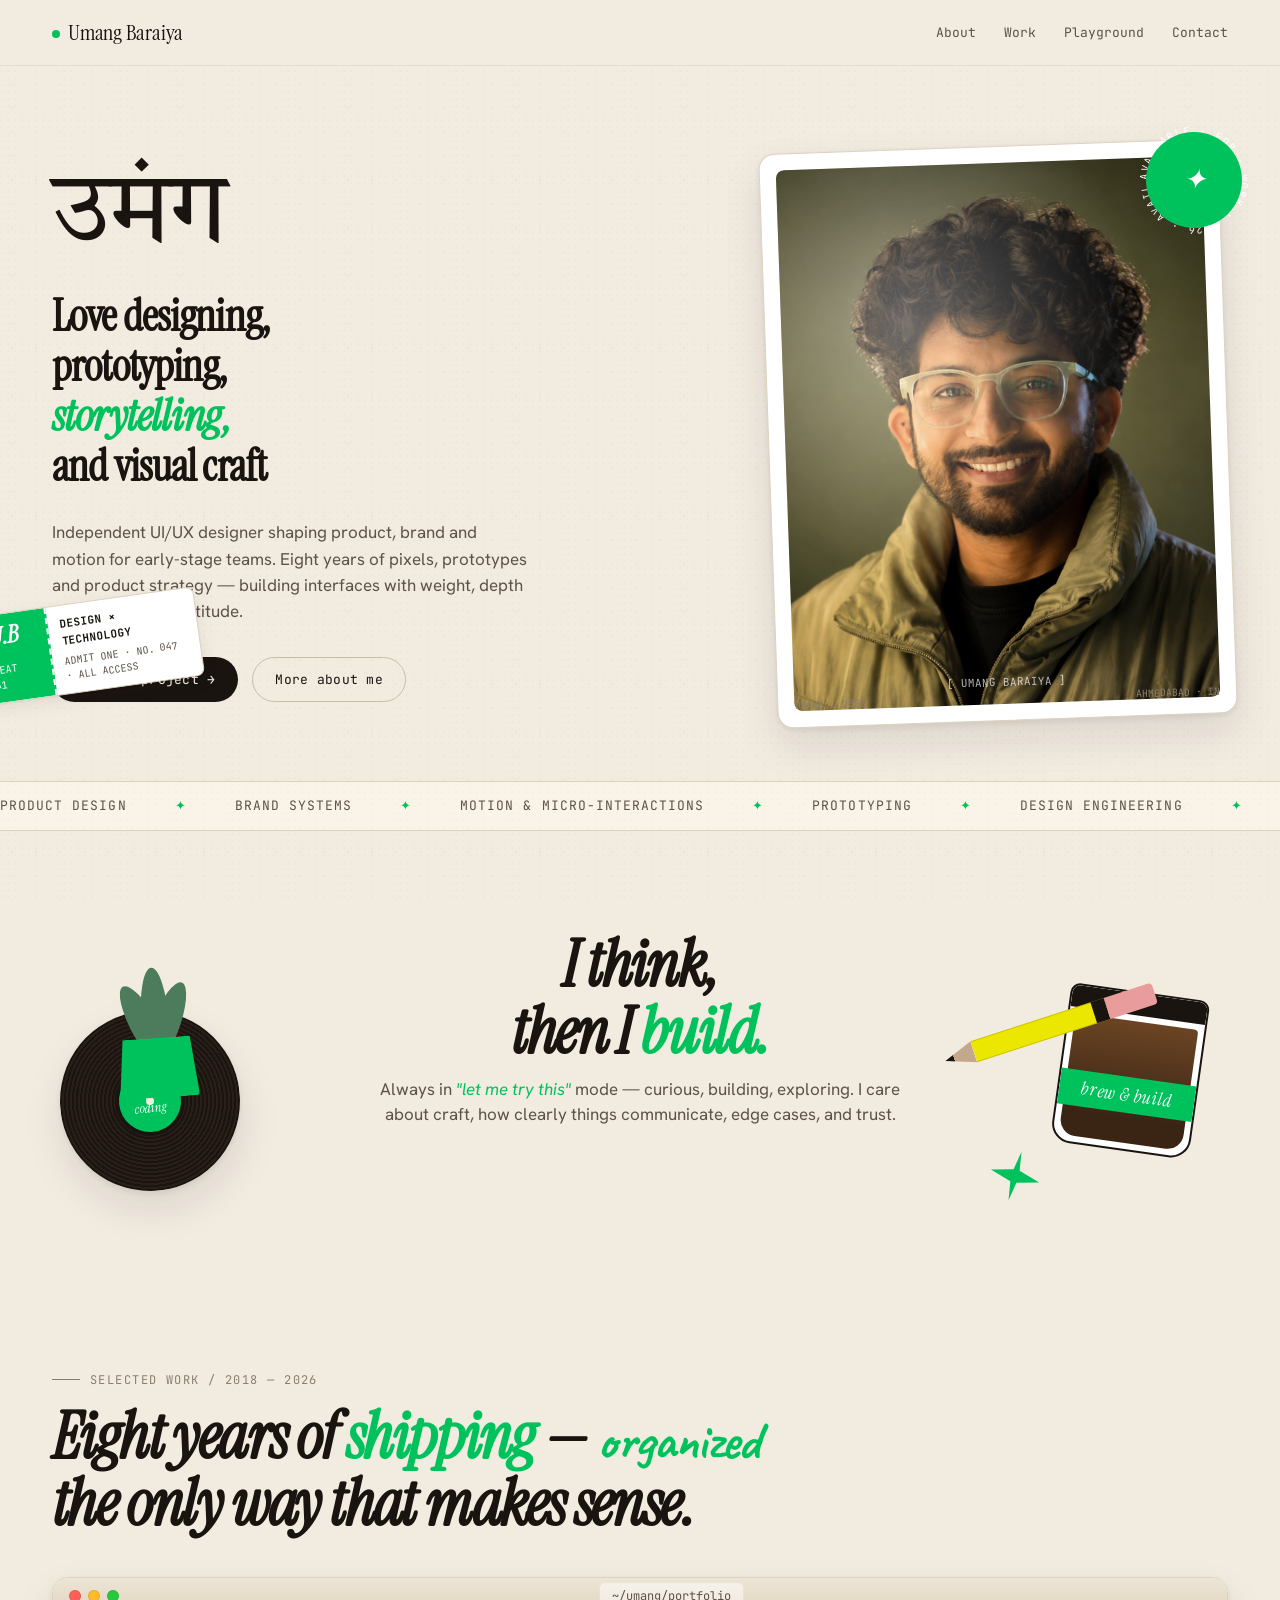
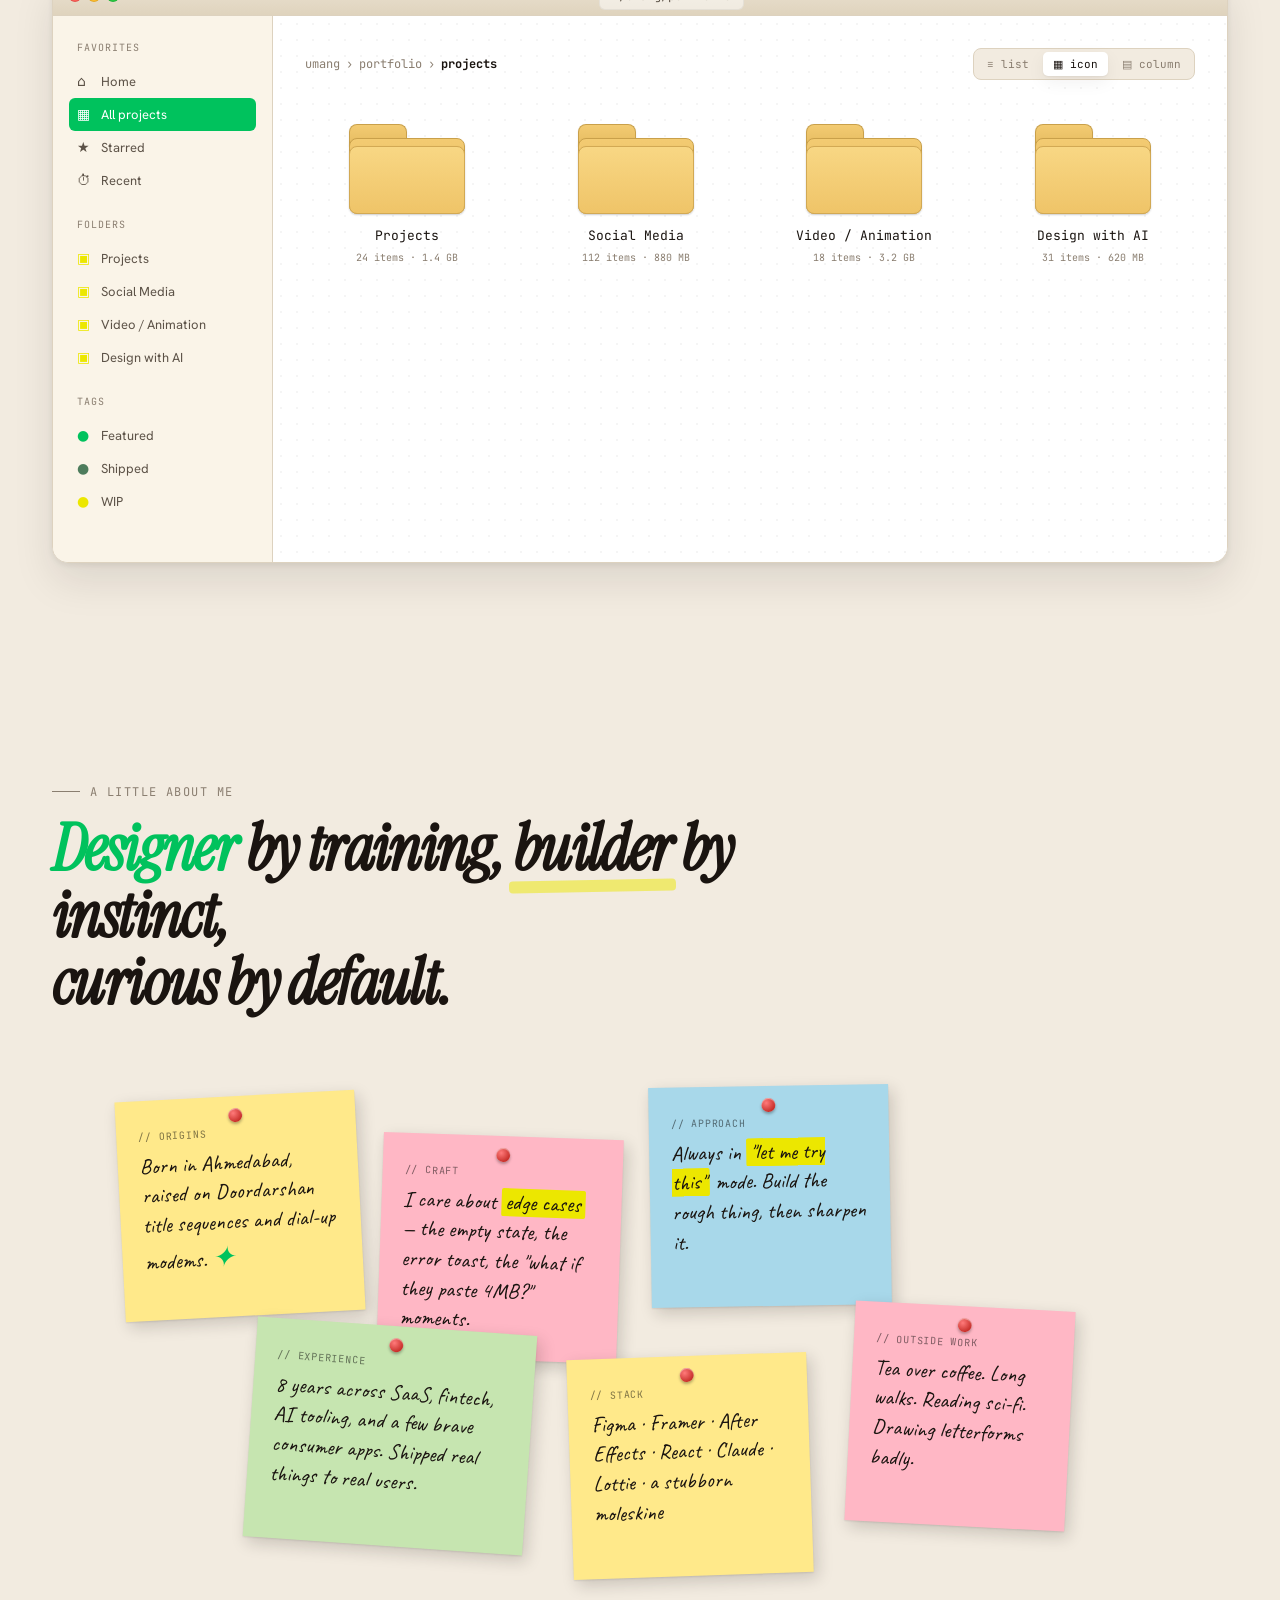
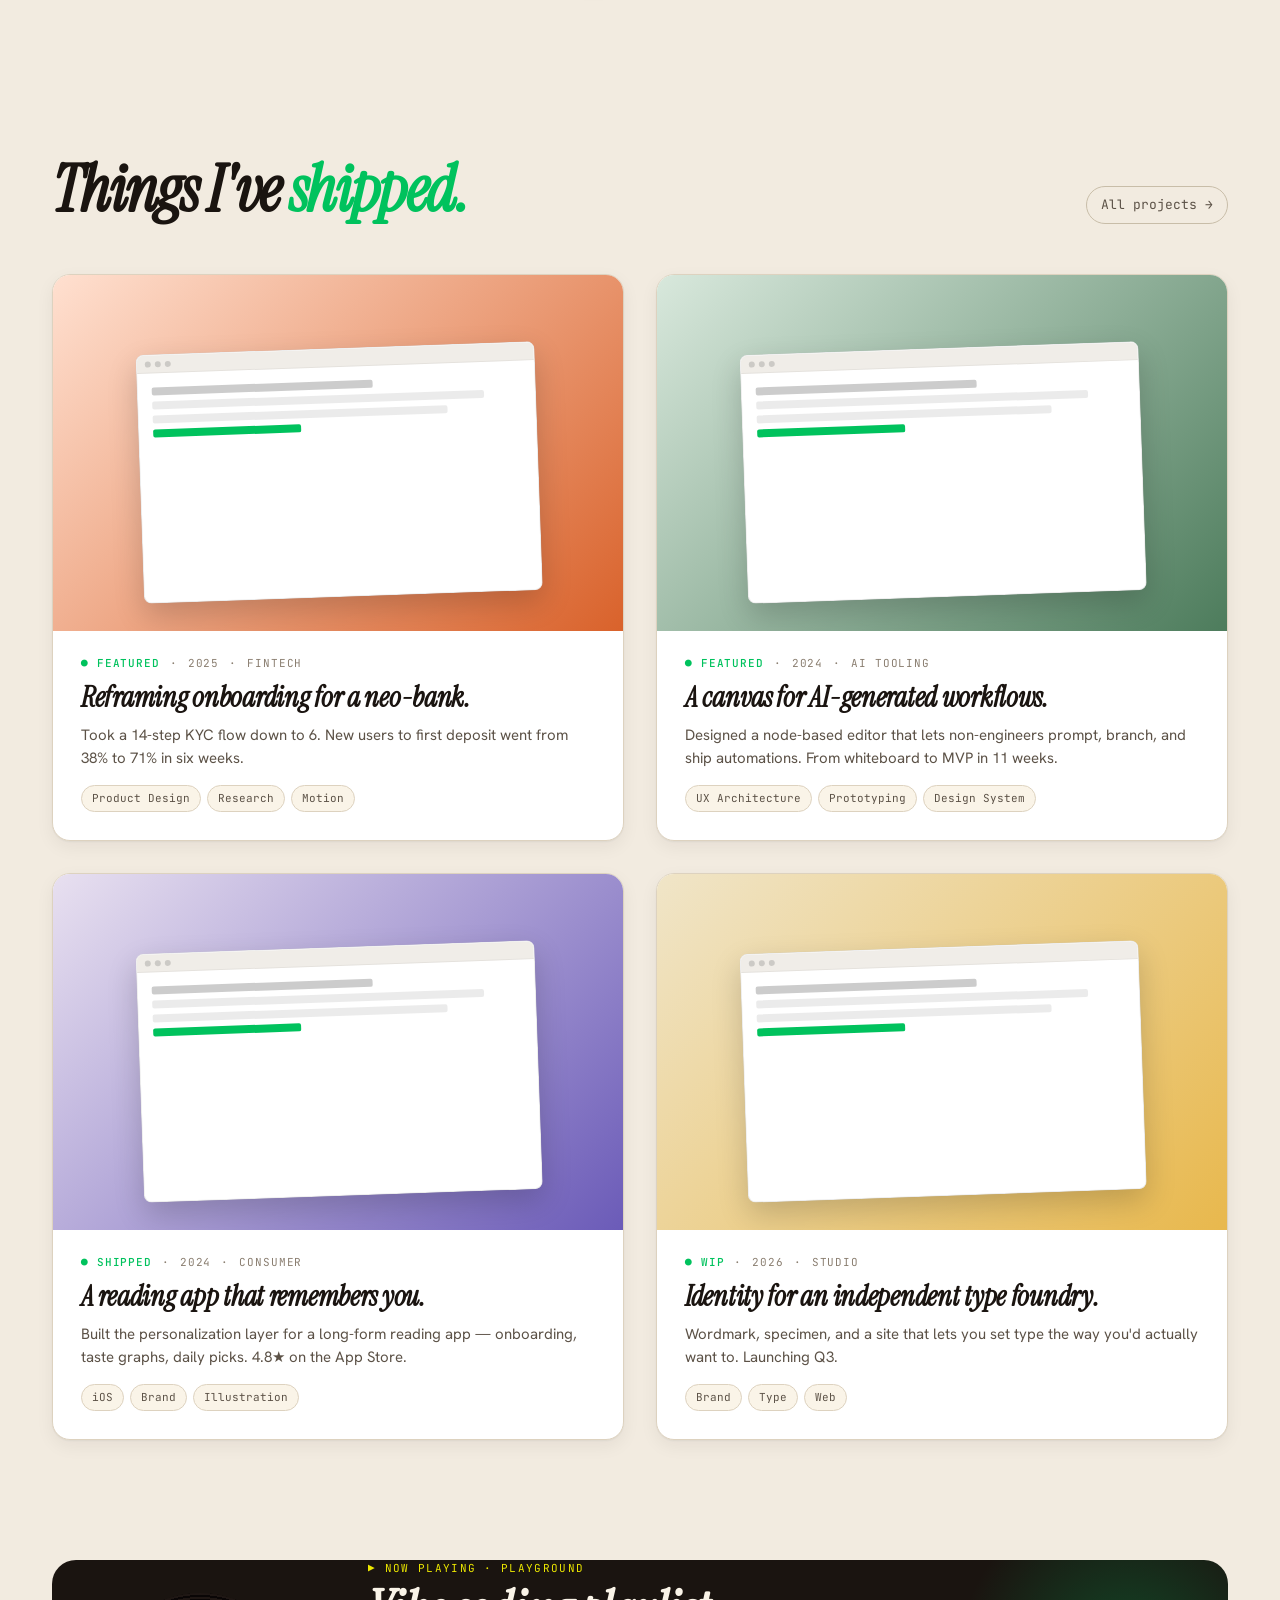
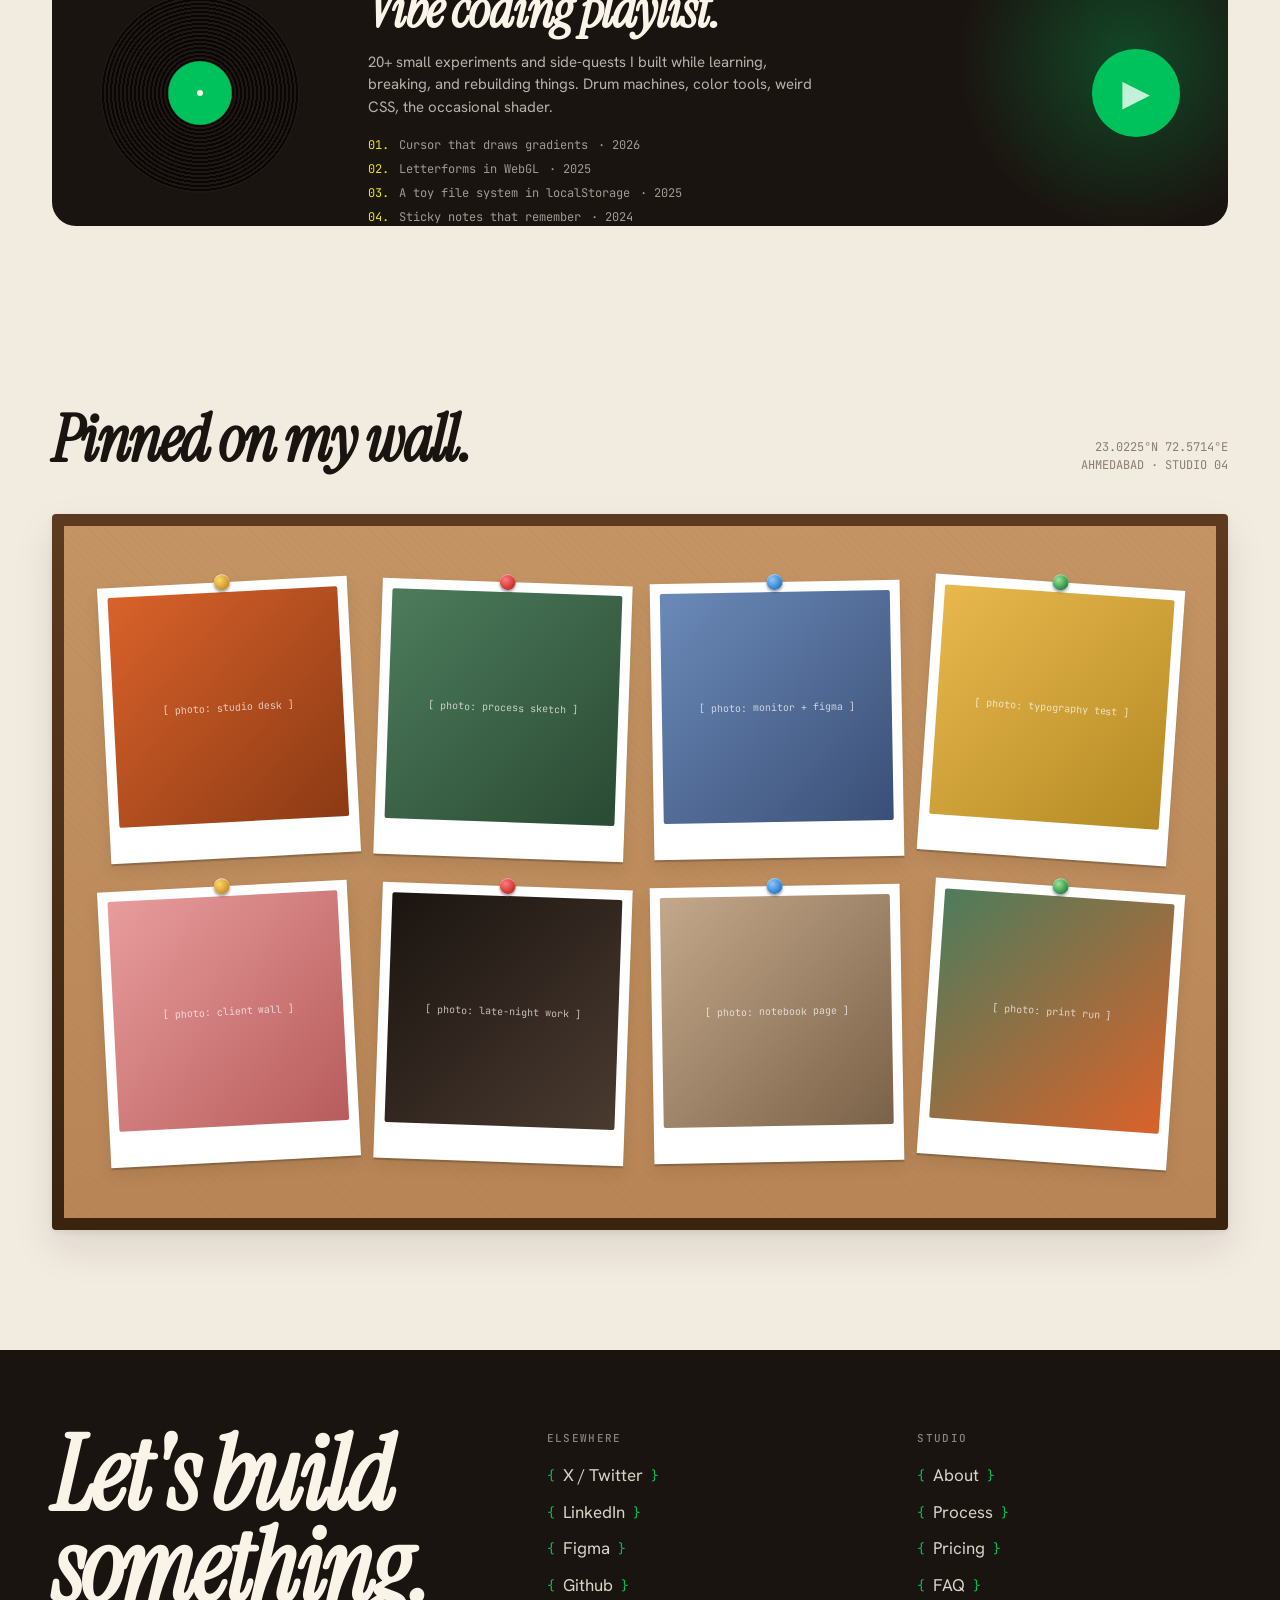
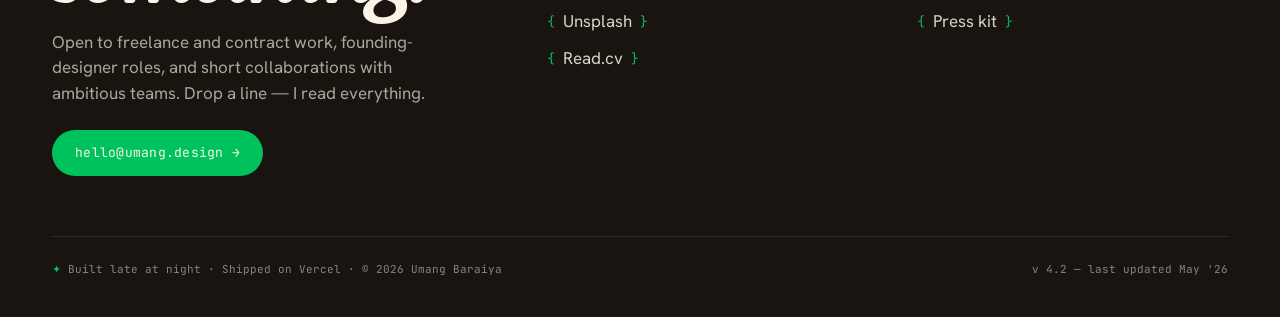
<file: um.html>
<!doctype html>
<html lang="en">
<head>
<meta charset="utf-8" />
<meta name="viewport" content="width=device-width, initial-scale=1" />
<title>Umang Baraiya — UI/UX Designer</title>
<meta name="description" content="I'm an independent UI/UX designer shaping product, brand and motion for early-stage teams." />

<link rel="preconnect" href="https://fonts.googleapis.com" />
<link rel="preconnect" href="https://fonts.gstatic.com" crossorigin />
<link href="https://fonts.googleapis.com/css2?family=Instrument+Serif:ital@0;1&family=Hanken+Grotesk:wght@400;500;600;700&family=JetBrains+Mono:wght@400;500;700&family=Caveat:wght@400;600;700&family=Tiro+Devanagari+Hindi:ital@0;1&display=swap" rel="stylesheet" />

<link rel="stylesheet" href="styles.css" />
</head>
<body>

<!-- ============= NAV ============= -->
<nav class="nav">
  <div class="nav-inner">
    <a class="nav-logo" href="#top">
      <span class="dot"></span>
      Umang Baraiya
    </a>
    <div class="nav-links">
      <a href="#about">About</a>
      <a href="#work">Work</a>
      <a href="#playground">Playground</a>
      <a href="#contact">Contact</a>
    </div>
  </div>
</nav>

<!-- ============= HERO ============= -->
<header class="hero" id="top">
  <div class="wrap">
    <div class="hero-grid">
      <div class="hero-content">
        <h2 class="hero-name-deva">उमंग</h2>
        <h1 class="hero-tag">
          Love designing,<br />
          prototyping,<br />
          <em>storytelling,</em><br />
          and visual craft
        </h1>
        <p class="hero-body">
          Independent UI/UX designer shaping product, brand and motion for early-stage teams. Eight years of pixels, prototypes and product strategy — building interfaces with weight, depth and a little bit of attitude.
        </p>
        <div class="hero-actions">
          <a class="btn btn-primary" href="#work">Start a project →</a>
          <a class="btn btn-ghost" href="#about">More about me</a>
        </div>
      </div>

      <div class="hero-portrait">
        <div class="portrait-frame">
          <div class="portrait-photo"></div>
          <div class="portrait-caption">
            <span>UMANG · 2026</span>
            <span>AHMEDABAD · IN</span>
          </div>
        </div>
        <div class="badge" title="Available for work">
          <div class="badge-bg"></div>
          <svg class="badge-spin" viewBox="0 0 200 200">
            <defs>
              <path id="badge-path" d="M 100, 100 m -75, 0 a 75,75 0 1,1 150,0 a 75,75 0 1,1 -150,0" />
            </defs>
            <text fill="currentColor" style="color: var(--card); font-family: 'JetBrains Mono', monospace; font-size: 16px; letter-spacing: 0.18em; text-transform: uppercase;">
              <textPath href="#badge-path">
                Available · for · work · 2026 · Available · for · work · 2026 · 
              </textPath>
            </text>
          </svg>
          <div class="badge-center">✦</div>
        </div>
      </div>
    </div>

    <div class="hero-floats">
      <div class="float ticket">
        <div class="ticket-stub">
          <b>U.B</b>
          <span>SEAT<br/>A1</span>
        </div>
        <div class="ticket-main">
          <b>DESIGN × TECHNOLOGY</b>
          <span>ADMIT ONE · NO. 047 · ALL ACCESS</span>
        </div>
      </div>
    </div>
  </div>
</header>

<!-- ============= MARQUEE ============= -->
<div class="marquee">
  <div class="marquee-track">
    <span>Product Design</span>
    <span class="star">✦</span>
    <span>Brand Systems</span>
    <span class="star">✦</span>
    <span>Motion &amp; Micro-interactions</span>
    <span class="star">✦</span>
    <span>Prototyping</span>
    <span class="star">✦</span>
    <span>Design Engineering</span>
    <span class="star">✦</span>
    <span>AI-native Interfaces</span>
    <span class="star">✦</span>
  </div>
</div>

<!-- ============= COLLAGE STRIP ============= -->
<section class="collage">
  <div class="wrap" style="position: relative;">

    <!-- Vinyl -->
    <div class="collage-obj vinyl">
      <div class="vinyl-label">vibe<br/>coding</div>
    </div>

    <!-- Coffee -->
    <div class="collage-obj coffee">
      <div class="coffee-cup">
        <div class="coffee-lid"></div>
        <div class="coffee-liquid"></div>
        <div class="coffee-band">brew &amp; build</div>
      </div>
    </div>

    <!-- Pencil -->
    <div class="collage-obj pencil">
      <div class="pencil-tip"></div>
      <div class="pencil-body"></div>
      <div class="pencil-band"></div>
      <div class="pencil-eraser"></div>
    </div>

    <!-- Plant -->
    <div class="collage-obj plant">
      <div class="plant-leaf l1"></div>
      <div class="plant-leaf l2"></div>
      <div class="plant-leaf l3"></div>
      <div class="plant-pot"></div>
    </div>

    <!-- Sticker star -->
    <svg class="collage-obj sticker-star" viewBox="0 0 24 24" fill="currentColor">
      <path d="M12 0 L13.5 9 L24 12 L13.5 15 L12 24 L10.5 15 L0 12 L10.5 9 Z"/>
    </svg>

    <div class="collage-grid">
      <div class="collage-text">
        <h2>I think,<br/>then I <em>build.</em></h2>
        <p>
          Always in <span style="font-style: italic; color: var(--accent);">"let me try this"</span> mode — curious, building, exploring. I care about craft, how clearly things communicate, edge cases, and trust.
        </p>
      </div>
    </div>
  </div>
</section>

<!-- ============= FINDER WINDOW ============= -->
<section class="finder-section" id="work">
  <div class="wrap">
    <div class="finder-eyebrow">SELECTED WORK / 2018 — 2026</div>
    <h2 class="finder-title">
      Eight years of <em>shipping</em> — <span class="hand">organized</span> the only way that makes sense.
    </h2>

    <div class="finder">
      <div class="finder-chrome">
        <div class="traffic">
          <span></span><span></span><span></span>
        </div>
        <div class="finder-path">~/umang/portfolio</div>
      </div>

      <aside class="finder-sidebar">
        <div class="sidebar-group">
          <div class="sidebar-label">Favorites</div>
          <div class="sidebar-item" data-nav="home"><span class="sidebar-icon">⌂</span>Home</div>
          <div class="sidebar-item active" data-nav="projects"><span class="sidebar-icon">▦</span>All projects</div>
          <div class="sidebar-item"><span class="sidebar-icon">★</span>Starred</div>
          <div class="sidebar-item"><span class="sidebar-icon">⏱</span>Recent</div>
        </div>
        <div class="sidebar-group" id="sidebar-folders">
          <div class="sidebar-label">Folders</div>
          <div class="sidebar-item" data-folder-nav="projects"><span class="sidebar-icon" style="color: var(--accent-2);">▣</span>Projects</div>
          <div class="sidebar-item" data-folder-nav="social"><span class="sidebar-icon" style="color: var(--accent-2);">▣</span>Social Media</div>
          <div class="sidebar-item" data-folder-nav="video"><span class="sidebar-icon" style="color: var(--accent-2);">▣</span>Video / Animation</div>
          <div class="sidebar-item" data-folder-nav="ai"><span class="sidebar-icon" style="color: var(--accent-2);">▣</span>Design with AI</div>
        </div>
        <div class="sidebar-group">
          <div class="sidebar-label">Tags</div>
          <div class="sidebar-item"><span class="sidebar-icon" style="color: var(--accent);">●</span>Featured</div>
          <div class="sidebar-item"><span class="sidebar-icon" style="color: var(--emerald);">●</span>Shipped</div>
          <div class="sidebar-item"><span class="sidebar-icon" style="color: var(--accent-2);">●</span>WIP</div>
        </div>
      </aside>

      <div class="finder-main">
        <div class="finder-toolbar">
          <div class="finder-breadcrumb" id="finder-breadcrumb">
            <button class="crumb-back" id="crumb-back" aria-label="Back" hidden>‹</button>
            <span>umang</span><span>›</span><span>portfolio</span><span>›</span><b id="crumb-current">projects</b>
          </div>
          <div class="finder-view">
            <button>≡ list</button>
            <button class="active">▦ icon</button>
            <button>▤ column</button>
          </div>
        </div>

        <div class="folders" id="folders-grid">
          <div class="folder" data-folder="projects">
            <div class="folder-icon">
              <div class="folder-tab"></div>
              <div class="folder-back"></div>
              <div class="folder-files">
                <span></span><span></span><span></span>
              </div>
              <div class="folder-front"></div>
            </div>
            <div class="folder-label">Projects</div>
            <div class="folder-meta">24 items · 1.4 GB</div>
          </div>

          <div class="folder" data-folder="social">
            <div class="folder-icon">
              <div class="folder-tab"></div>
              <div class="folder-back"></div>
              <div class="folder-files">
                <span></span><span></span><span></span>
              </div>
              <div class="folder-front"></div>
            </div>
            <div class="folder-label">Social Media</div>
            <div class="folder-meta">112 items · 880 MB</div>
          </div>

          <div class="folder" data-folder="video">
            <div class="folder-icon">
              <div class="folder-tab"></div>
              <div class="folder-back"></div>
              <div class="folder-files">
                <span></span><span></span><span></span>
              </div>
              <div class="folder-front"></div>
            </div>
            <div class="folder-label">Video / Animation</div>
            <div class="folder-meta">18 items · 3.2 GB</div>
          </div>

          <div class="folder" data-folder="ai">
            <div class="folder-icon">
              <div class="folder-tab"></div>
              <div class="folder-back"></div>
              <div class="folder-files">
                <span></span><span></span><span></span>
              </div>
              <div class="folder-front"></div>
            </div>
            <div class="folder-label">Design with AI</div>
            <div class="folder-meta">31 items · 620 MB</div>
          </div>
        </div>

        <div class="folder-detail" id="folder-detail" hidden></div>
      </div>
    </div>
  </div>
</section>

<!-- ============= ABOUT — STICKY NOTES ============= -->
<section class="about" id="about">
  <div class="wrap">
    <div class="finder-eyebrow">A LITTLE ABOUT ME</div>
    <h2 class="about-title">
      <em>Designer</em> by training, <span class="underline-hand">builder</span> by instinct, <br/>
      curious by default.
    </h2>

    <div class="notes-canvas">
      <div class="note yellow">
        <div class="note-pin"></div>
        <div class="note-tag">// origins</div>
        Born in Ahmedabad, raised on Doordarshan title sequences and dial-up modems. <span class="star">✦</span>
      </div>

      <div class="note pink">
        <div class="note-pin"></div>
        <div class="note-tag">// craft</div>
        I care about <span class="hl">edge cases</span> — the empty state, the error toast, the "what if they paste 4MB?" moments.
      </div>

      <div class="note blue">
        <div class="note-pin"></div>
        <div class="note-tag">// approach</div>
        Always in <span class="hl">"let me try this"</span> mode. Build the rough thing, then sharpen it.
      </div>

      <div class="note green">
        <div class="note-pin"></div>
        <div class="note-tag">// experience</div>
        8 years across SaaS, fintech, AI tooling, and a few brave consumer apps. Shipped real things to real users.
      </div>

      <div class="note yellow2">
        <div class="note-pin"></div>
        <div class="note-tag">// stack</div>
        Figma · Framer · After Effects · React · Claude · Lottie · a stubborn moleskine
      </div>

      <div class="note pink2">
        <div class="note-pin"></div>
        <div class="note-tag">// outside work</div>
        Tea over coffee. Long walks. Reading sci-fi. Drawing letterforms badly.
      </div>
    </div>
  </div>
</section>

<!-- ============= PROJECTS ============= -->
<section class="projects-section">
  <div class="wrap">
    <div class="projects-head">
      <h2>Things I've <em>shipped.</em></h2>
      <a class="see-all" href="#">All projects →</a>
    </div>

    <div class="project-grid">
      <article class="project">
        <div class="project-img p1">
          <div class="project-mock">
            <div class="project-mock-bar"><i></i><i></i><i></i></div>
            <div class="project-mock-content">
              <span></span><span></span><span></span><span></span>
            </div>
          </div>
        </div>
        <div class="project-body">
          <div class="project-meta">
            <b>● Featured</b><span>·</span><span>2025</span><span>·</span><span>Fintech</span>
          </div>
          <h3 class="project-name">Reframing onboarding for a neo-bank.</h3>
          <p class="project-desc">
            Took a 14-step KYC flow down to 6. New users to first deposit went from 38% to 71% in six weeks.
          </p>
          <div class="project-tags">
            <span class="project-tag">Product Design</span>
            <span class="project-tag">Research</span>
            <span class="project-tag">Motion</span>
          </div>
        </div>
      </article>

      <article class="project">
        <div class="project-img p2">
          <div class="project-mock">
            <div class="project-mock-bar"><i></i><i></i><i></i></div>
            <div class="project-mock-content">
              <span></span><span></span><span></span><span></span>
            </div>
          </div>
        </div>
        <div class="project-body">
          <div class="project-meta">
            <b>● Featured</b><span>·</span><span>2024</span><span>·</span><span>AI Tooling</span>
          </div>
          <h3 class="project-name">A canvas for AI-generated workflows.</h3>
          <p class="project-desc">
            Designed a node-based editor that lets non-engineers prompt, branch, and ship automations. From whiteboard to MVP in 11 weeks.
          </p>
          <div class="project-tags">
            <span class="project-tag">UX Architecture</span>
            <span class="project-tag">Prototyping</span>
            <span class="project-tag">Design System</span>
          </div>
        </div>
      </article>

      <article class="project">
        <div class="project-img p3">
          <div class="project-mock">
            <div class="project-mock-bar"><i></i><i></i><i></i></div>
            <div class="project-mock-content">
              <span></span><span></span><span></span><span></span>
            </div>
          </div>
        </div>
        <div class="project-body">
          <div class="project-meta">
            <b>● Shipped</b><span>·</span><span>2024</span><span>·</span><span>Consumer</span>
          </div>
          <h3 class="project-name">A reading app that remembers you.</h3>
          <p class="project-desc">
            Built the personalization layer for a long-form reading app — onboarding, taste graphs, daily picks. 4.8★ on the App Store.
          </p>
          <div class="project-tags">
            <span class="project-tag">iOS</span>
            <span class="project-tag">Brand</span>
            <span class="project-tag">Illustration</span>
          </div>
        </div>
      </article>

      <article class="project">
        <div class="project-img p4">
          <div class="project-mock">
            <div class="project-mock-bar"><i></i><i></i><i></i></div>
            <div class="project-mock-content">
              <span></span><span></span><span></span><span></span>
            </div>
          </div>
        </div>
        <div class="project-body">
          <div class="project-meta">
            <b>● WIP</b><span>·</span><span>2026</span><span>·</span><span>Studio</span>
          </div>
          <h3 class="project-name">Identity for an independent type foundry.</h3>
          <p class="project-desc">
            Wordmark, specimen, and a site that lets you set type the way you'd actually want to. Launching Q3.
          </p>
          <div class="project-tags">
            <span class="project-tag">Brand</span>
            <span class="project-tag">Type</span>
            <span class="project-tag">Web</span>
          </div>
        </div>
      </article>
    </div>
  </div>
</section>

<!-- ============= PLAYGROUND / VIBE CODING PLAYLIST ============= -->
<section class="playlist-section" id="playground">
  <div class="wrap">
    <div class="playlist">
      <div class="playlist-vinyl"></div>
      <div class="playlist-info">
        <div class="playlist-eyebrow">
          ▶ NOW PLAYING · PLAYGROUND
        </div>
        <h3 class="playlist-title">Vibe coding playlist.</h3>
        <p class="playlist-desc">
          20+ small experiments and side-quests I built while learning, breaking, and rebuilding things. Drum machines, color tools, weird CSS, the occasional shader.
        </p>
        <div class="playlist-tracks">
          <div><span>01.</span><span>Cursor that draws gradients</span><span>· 2026</span></div>
          <div><span>02.</span><span>Letterforms in WebGL</span><span>· 2025</span></div>
          <div><span>03.</span><span>A toy file system in localStorage</span><span>· 2025</span></div>
          <div><span>04.</span><span>Sticky notes that remember</span><span>· 2024</span></div>
        </div>
      </div>
      <div class="playlist-play" title="Visit playground">▶</div>
    </div>
  </div>
</section>

<!-- ============= BULLETIN BOARD ============= -->
<section class="bulletin-section">
  <div class="wrap">
    <div class="bulletin-head">
      <h2>Pinned on my wall.</h2>
      <div class="bulletin-coords">
        23.0225°N 72.5714°E<br/>
        AHMEDABAD · STUDIO 04
      </div>
    </div>

    <div class="bulletin">
      <div class="bulletin-grid">
        <div class="pin-photo">
          <div class="pin-img pin-img-1">[ photo: studio desk ]</div>
        </div>
        <div class="pin-photo">
          <div class="pin-img pin-img-2">[ photo: process sketch ]</div>
        </div>
        <div class="pin-photo">
          <div class="pin-img pin-img-3">[ photo: monitor + figma ]</div>
        </div>
        <div class="pin-photo">
          <div class="pin-img pin-img-4">[ photo: typography test ]</div>
        </div>
        <div class="pin-photo">
          <div class="pin-img pin-img-5">[ photo: client wall ]</div>
        </div>
        <div class="pin-photo">
          <div class="pin-img pin-img-6">[ photo: late-night work ]</div>
        </div>
        <div class="pin-photo">
          <div class="pin-img pin-img-7">[ photo: notebook page ]</div>
        </div>
        <div class="pin-photo">
          <div class="pin-img pin-img-8">[ photo: print run ]</div>
        </div>
      </div>
    </div>
  </div>
</section>

<!-- ============= FOOTER ============= -->
<footer class="footer" id="contact">
  <div class="wrap">
    <div class="footer-grid">
      <div>
        <h2 class="footer-name">Let's build<br/>something.</h2>
        <p class="footer-tag">
          Open to freelance and contract work, founding-designer roles, and short collaborations with ambitious teams. Drop a line — I read everything.
        </p>
        <div style="margin-top: 24px;">
          <a class="btn btn-primary" style="background: var(--accent);" href="mailto:hello@umang.design">hello@umang.design →</a>
        </div>
      </div>
      <div class="footer-col">
        <h4>Elsewhere</h4>
        <ul>
          <li><a href="#">X / Twitter</a></li>
          <li><a href="#">LinkedIn</a></li>
          <li><a href="#">Figma</a></li>
          <li><a href="#">Github</a></li>
          <li><a href="#">Unsplash</a></li>
          <li><a href="#">Read.cv</a></li>
        </ul>
      </div>
      <div class="footer-col">
        <h4>Studio</h4>
        <ul>
          <li><a href="#">About</a></li>
          <li><a href="#">Process</a></li>
          <li><a href="#">Pricing</a></li>
          <li><a href="#">FAQ</a></li>
          <li><a href="#">Press kit</a></li>
        </ul>
      </div>
    </div>
    <div class="footer-bottom">
      <span><span class="star">✦</span> Built late at night · Shipped on Vercel · © 2026 Umang Baraiya</span>
      <span>v 4.2 — last updated May '26</span>
    </div>
  </div>
</footer>

<script src="portfolio.js"></script>
</body>
</html>
</file>
<file: styles.css>
:root {
  --bg:        #F2EBE0;
  --bg-paper:  #FAF4E8;
  --ink:       #1A1410;
  --ink-2:     #5C5247;
  --ink-3:     #8A7E70;
  --line:      #DDD2BF;
  --line-2:    #C8BDA8;
  --card:      #FFFFFF;
  --accent:    #00C25D;  --accent-2:  #ece700;  --emerald:   #4D7C5C;
  --pink:      #E89C9C;
  --blue:      #6B8AB8;
  --sticky-y:  #FFE98A;
  --sticky-p:  #FFB7C5;
  --sticky-b:  #A8D8EA;
  --sticky-g:  #C6E5B0;
  --shadow-1:  0 1px 2px rgba(26, 20, 16, .05), 0 6px 18px rgba(26, 20, 16, .06);
  --shadow-2:  0 2px 6px rgba(26, 20, 16, .08), 0 18px 40px rgba(26, 20, 16, .10);
  --shadow-pin: 0 2px 1px rgba(0,0,0,.2), 0 8px 16px rgba(0,0,0,.08);


  --tb-bg: #ffffff;
  --tb-bg-dot: rgba(20, 18, 12, 0.06);
  --tb-ink: #16140d;
  --tb-ink-2: #4b4738;
  --tb-accent: #5b4ce6;          --tb-tile-bg: #ffffff;
  --tb-tile-border: rgba(20, 18, 12, 0.06);
  --tb-tile-size: 124px;
  --tb-tile-radius: 6px;
  --tb-tile-pad: 14px;

  --tb-float-amp: 32px;           --tb-hover-lift: 18px;          --tb-shadow-soft: 0 10px 30px rgba(20, 18, 12, 0.08);
  --tb-shadow-pop:  0 20px 44px rgba(20, 18, 12, 0.16);
  --tb-tr: 380ms cubic-bezier(.22, 1, .36, 1);
}

[data-palette="cool"] {
  --bg:        #EEF0F5;
  --bg-paper:  #F6F8FB;
  --ink:       #0F1419;
  --ink-2:     #4A5563;
  --ink-3:     #7B8593;
  --line:      #D5DCE6;
  --line-2:    #BFC8D5;
  --accent:    #3B5BDB;
  --accent-2:  #6BAFD8;
  --emerald:   #2E7D6A;
  --pink:      #D88BB0;
}

[data-palette="mono"] {
  --bg:        #F2F1EE;
  --bg-paper:  #F8F7F4;
  --ink:       #111111;
  --ink-2:     #4A4A4A;
  --ink-3:     #888888;
  --line:      #D8D6D2;
  --line-2:    #BEBCB7;
  --accent:    #1A1A1A;
  --accent-2:  #6B6B6B;
  --emerald:   #3A3A3A;
  --pink:      #B8B8B8;
}

*, *::before, *::after { box-sizing: border-box; }
html, body { margin: 0; padding: 0; }
body {
  background: var(--bg);
  color: var(--ink);
  font-family: "Hanken Grotesk", system-ui, -apple-system, sans-serif;
  font-size: 17px;
  line-height: 1.5;
  font-feature-settings: "ss01", "cv11";
  -webkit-font-smoothing: antialiased;
  overflow-x: hidden;
}
img { display: block; max-width: 100%; }
a { color: inherit; text-decoration: none; }
button { font: inherit; color: inherit; background: none; border: 0; cursor: pointer; }

body[data-texture="paper"]::before {
  content: ""; position: fixed; inset: 0; pointer-events: none; z-index: 0;
  background-image:
    radial-gradient(rgba(26,20,16,.04) 1px, transparent 1px),
    radial-gradient(rgba(26,20,16,.03) 1px, transparent 1px);
  background-size: 24px 24px, 7px 7px;
  background-position: 0 0, 12px 12px;
  opacity: .7;
  mix-blend-mode: multiply;
}
body[data-texture="grid"]::before {
  content: ""; position: fixed; inset: 0; pointer-events: none; z-index: 0;
  background-image:
    linear-gradient(to right, rgba(26,20,16,.05) 1px, transparent 1px),
    linear-gradient(to bottom, rgba(26,20,16,.05) 1px, transparent 1px);
  background-size: 32px 32px;
}
body[data-texture="none"]::before { display: none; }

.serif    { font-family: "Instrument Serif", "Cormorant Garamond", Georgia, serif; font-weight: 400; }
.hand     { font-family: "Caveat", "Bradley Hand", cursive; }
.mono     { font-family: "JetBrains Mono", ui-monospace, monospace; }

.wrap {
  max-width: 1240px;
  margin: 0 auto;
  padding: 0 32px;
  position: relative;
  z-index: 1;
}
section { position: relative; z-index: 1; }

.nav {
  position: sticky; top: 0; z-index: 100;
  backdrop-filter: blur(10px);
  background: color-mix(in oklab, var(--bg) 75%, transparent);
  border-bottom: 1px solid color-mix(in oklab, var(--line) 60%, transparent);
}
.nav-inner {
  max-width: 1240px; margin: 0 auto; padding: 16px 32px;
  display: flex; justify-content: space-between; align-items: center;
}
.nav-logo {
  font-family: "Instrument Serif", serif;
  font-size: 22px; letter-spacing: -0.01em;
  display: flex; align-items: baseline; gap: 8px;
}
.nav-logo .dot {
  width: 8px; height: 8px; border-radius: 50%;
  background: var(--accent); display: inline-block;
  transform: translateY(-2px);
}
.nav-links {
  display: flex; gap: 28px;
  font-family: "JetBrains Mono", monospace;
  font-size: 13px;
}
.nav-links a {
  position: relative; padding: 4px 0;
  color: var(--ink-2);
  transition: color .15s;
}
.nav-links a:hover { color: var(--ink); }
.nav-links a::after {
  content: ""; position: absolute; left: 0; right: 100%; bottom: 0;
  height: 1px; background: var(--ink);
  transition: right .2s cubic-bezier(.22,1,.36,1);
}
.nav-links a:hover::after { right: 0; }

.hero {
  padding: 80px 0 60px;
  position: relative;
}
.hero-grid {
  display: grid;
  grid-template-columns: 1.1fr 1fr;
  gap: 64px;
  align-items: center;
}
.hero-name {
  font-family: "Instrument Serif", serif;
  font-size: clamp(72px, 11vw, 156px);
  line-height: 0.9;
  letter-spacing: -0.04em;
  margin: 0 0 8px;
  font-style: italic;
}
.hero-name-deva {
  font-family: "Tiro Devanagari Hindi", "Noto Serif Devanagari", serif;
  font-size: clamp(56px, 8vw, 112px);
  line-height: 1;
  letter-spacing: -0.02em;
  color: var(--ink);
  margin: 0 0 24px;
  font-weight: 400;
  font-style: normal;
}
.hero-tag {
  font-family: "Instrument Serif", serif;
  font-size: clamp(28px, 3.4vw, 44px);
  line-height: 1.15;
  letter-spacing: -0.02em;
  color: var(--ink);
  margin: 0 0 28px;
  max-width: 560px;
}
.hero-tag em {
  font-style: italic;
  color: var(--accent);
}
.banner-hero-tag.hero-tag {
  letter-spacing: 0;
}
.banner-hero-tag.hero-tag em {
  white-space: break-spaces !important;
}
.hero-body {
  font-size: 17px;
  color: var(--ink-2);
  max-width: 480px;
  margin: 0 0 32px;
  line-height: 1.55;
}
.hero-actions {
  display: flex; gap: 14px; align-items: center;
}
.btn {
  display: inline-flex; align-items: center; gap: 8px;
  padding: 12px 22px;
  border-radius: 999px;
  font-family: "JetBrains Mono", monospace;
  font-size: 13px;
  letter-spacing: 0.02em;
  transition: all .18s cubic-bezier(.22,1,.36,1);
  border: 1px solid transparent;
}
.btn-primary {
  background: var(--ink);
  color: var(--bg-paper);
}
.btn-primary:hover { background: var(--accent); }
.btn-ghost {
  border-color: var(--line-2);
  color: var(--ink);
}
.btn-ghost:hover { background: var(--card); border-color: var(--ink); }



.playlist-btn .btn.glow-btn{
    position: relative;
    overflow: hidden;
    transition: 0.4s ease;
    border-radius: 40px;
}

.playlist-btn .btn.glow-btn::before{
    content: "";
    position: absolute;
    top: 0;
    left: -75%;
    width: 50%;
    height: 100%;
    background: rgba(255,255,255,0.4);
    transform: skewX(-25deg);
    transition: 0.7s;
}

.playlist-btn .btn.glow-btn:hover::before{
    left: 130%;
}

.hero-portrait {
  position: relative;
  width: 100%;
  aspect-ratio: 4/5;
  max-width: 460px;
  margin-left: auto;
  height: 100%;
}
.portrait-frame {
  position: absolute; inset: 0;
  background: var(--card);
  border: 1px solid var(--line);
  border-radius: 16px;
  box-shadow: var(--shadow-2);
  overflow: hidden;
  transform: rotate(-2deg);
  transition: transform .3s cubic-bezier(.22,1,.36,1);
}
.portrait-frame:hover { transform: rotate(0deg) scale(1.01); }
.portrait-photo {
  position: absolute; inset: 16px;
  border-radius: 8px;
  background-image: url("./profile.png");
  background-size: cover;
  display: flex;
  align-items: flex-end;
  justify-content: center;
  overflow: hidden;
  background-position: center;
}
.portrait-photo::before {
  content: "";
  position: absolute; inset: 0;
  background:
    radial-gradient(circle at 30% 30%, rgba(255,255,255,.4), transparent 50%),
    radial-gradient(circle at 70% 70%, rgba(0,0,0,.1), transparent 50%);
}
.portrait-photo::after {
  content: "[ UMANG BARAIYA ]";
  font-family: "JetBrains Mono", monospace;
  font-size: 11px;
  color: rgba(255,255,255,.7);
  padding: 14px;
  position: relative;
  z-index: 1;
}
.portrait-caption {
  position: absolute; left: 16px; right: 16px; bottom: 14px;
  display: flex; justify-content: space-between; align-items: flex-end;
  font-family: "JetBrains Mono", monospace;
  font-size: 10px;
  color: var(--ink-3);
  z-index: 2;
}

.badge {
  position: absolute;
  right: -28px; top: -28px;
  width: 124px; height: 124px;
  z-index: 5;
  cursor: pointer;
}
.badge-spin {
  width: 100%; height: 100%;
  animation: spin 18s linear infinite;
  transition: animation-duration .3s;
}
.badge:hover .badge-spin {
  animation-duration: 3s;
}
@keyframes spin { to { transform: rotate(360deg); } }
.badge-center {
  position: absolute; inset: 0;
  display: flex; align-items: center; justify-content: center;
  font-family: "Instrument Serif", serif;
  font-style: italic;
  font-size: 28px;
  color: var(--card);
  pointer-events: none;
}
.badge-bg {
  position: absolute; inset: 14px;
  border-radius: 50%;
  background: var(--accent);
  pointer-events: none;
}

.hero-floats { position: absolute; inset: 0; pointer-events: none; }
.float { position: absolute; pointer-events: auto; }

.ticket {
  bottom: 30px; left: -40px;
  width: 220px; height: 90px;
  background: var(--card);
  border: 1px solid var(--line);
  border-radius: 8px;
  box-shadow: var(--shadow-1);
  transform: rotate(-8deg);
  display: flex;
  font-family: "JetBrains Mono", monospace;
  font-size: 10px;
  overflow: hidden;
  transition: transform .3s cubic-bezier(.22,1,.36,1);
}
.ticket:hover { transform: rotate(-3deg) translateY(-4px); }
.ticket-stub {
  width: 70px;
  background: var(--accent);
  color: var(--card);
  padding: 10px;
  border-right: 2px dashed var(--card);
  display: flex; flex-direction: column; justify-content: space-between;
}
.ticket-stub b { font-size: 24px; font-weight: 700; line-height: 1; font-family: "Instrument Serif", serif; font-style: italic; }
.ticket-main {
  flex: 1; padding: 10px 12px;
  display: flex; flex-direction: column; justify-content: space-between;
  color: var(--ink-2);
}
.ticket-main b { color: var(--ink); font-size: 11px; }

.marquee {
  border-top: 1px solid var(--line);
  border-bottom: 1px solid var(--line);
  padding: 14px 0;
  overflow: hidden;
  background: var(--bg-paper);
}
.marquee-track {
  display: flex; gap: 48px; align-items: center;
  font-family: "JetBrains Mono", monospace;
  font-size: 13px; letter-spacing: 0.08em; text-transform: uppercase;
  color: var(--ink-2);
  white-space: nowrap;
  animation: scroll 40s linear infinite;
  width: fit-content;
}
@keyframes scroll {
  to { transform: translateX(-50%); }
}
.marquee-track .star { color: var(--accent); }

.collage {
  padding: 100px 0;
  position: relative;
  min-height: 480px;
}
.collage-grid {
  display: grid;
  grid-template-columns: repeat(12, 1fr);
  gap: 24px;
  align-items: center;
}
.collage-text {
  grid-column: 4 / 10;
  text-align: center;
}
.collage-text h2 {
  font-family: "Instrument Serif", serif;
  font-size: clamp(40px, 5vw, 64px);
  line-height: 1.05;
  letter-spacing: -0.025em;
  margin: 0 0 12px;
  font-style: italic;
}
.collage-text h2 em {
  color: var(--accent);
  font-style: italic;
}
.collage-text p {
  font-size: 17px;
  color: var(--ink-2);
  max-width: 540px;
  margin: 0 auto;
}

.collage-obj {
  position: absolute;
  transition: transform .35s cubic-bezier(.22,1,.36,1);
}
.collage-obj:hover { transform: var(--hover-transform, rotate(0) scale(1.05)); }

.vinyl {
  width: 180px; height: 180px;
  border-radius: 50%;
  background:
    radial-gradient(circle, #2A1F18 22%, transparent 23%),
    repeating-radial-gradient(circle, #1A1410 0 2px, #2A1F18 2px 4px);
  box-shadow: var(--shadow-2);
  top: 80px; left: 40px;
  transform: rotate(-6deg);
  --hover-transform: rotate(6deg) scale(1.05);
  display: flex; align-items: center; justify-content: center;
  animation: vinyl-spin 8s linear infinite paused;
}
.vinyl:hover { animation-play-state: running; }
@keyframes vinyl-spin { to { transform: rotate(360deg); } }
.vinyl-label {
  width: 70px; height: 70px;
  border-radius: 50%;
  background: var(--accent);
  border: 4px solid #1A1410;
  display: flex; align-items: center; justify-content: center;
  font-family: "Instrument Serif", serif;
  font-style: italic;
  color: var(--card);
  font-size: 13px;
  text-align: center;
  line-height: 1.1;
}
.vinyl-label::before {
  content: ""; position: absolute; width: 8px; height: 8px;
  border-radius: 50%; background: var(--bg);
}

.coffee {
  top: 60px; right: 60px;
  width: 140px; height: 160px;
  transform: rotate(8deg);
  --hover-transform: rotate(-3deg) scale(1.08);
}
.coffee-cup {
  width: 100%; height: 100%;
  background: var(--card);
  border: 2px solid var(--ink);
  border-radius: 10px 10px 20px 20px;
  position: relative;
  overflow: hidden;
}
.coffee-lid {
  position: absolute; top: 0; left: 0; right: 0; height: 22px;
  background: var(--ink);
  border-radius: 8px 8px 0 0;
}
.coffee-liquid {
  position: absolute; left: 6px; right: 6px; top: 28px; bottom: 6px;
  background:
    linear-gradient(180deg, #6B4423 0%, #3A2515 80%);
  border-radius: 4px 4px 16px 16px;
}
.coffee-band {
  position: absolute; left: 0; right: 0; bottom: 36px; height: 36px;
  background: var(--accent);
  display: flex; align-items: center; justify-content: center;
  font-family: "Instrument Serif", serif;
  font-style: italic;
  color: var(--card);
  font-size: 18px;
  letter-spacing: 0.05em;
}

.plant {
  bottom: 30px; left: 80px;
  width: 110px; height: 150px;
  transform: rotate(-4deg);
  --hover-transform: rotate(3deg) scale(1.06);
}
.plant-pot {
  position: absolute; bottom: 0; left: 50%; transform: translateX(-50%);
  width: 80px; height: 60px;
  background: var(--accent);
  border-radius: 6px 6px 4px 4px;
  clip-path: polygon(8% 0, 92% 0, 100% 100%, 0 100%);
}
.plant-leaf {
  position: absolute; bottom: 50px; left: 50%;
  width: 28px; height: 70px;
  background: var(--emerald);
  border-radius: 50% 50% 50% 50% / 70% 70% 30% 30%;
  transform-origin: bottom center;
}
.plant-leaf.l1 { transform: translateX(-50%) rotate(-25deg); }
.plant-leaf.l2 { transform: translateX(-50%) rotate(0deg) scaleY(1.15); }
.plant-leaf.l3 { transform: translateX(-50%) rotate(25deg); }

.pencil {
  bottom: 90px; right: 100px;
  width: 220px; height: 22px;
  transform: rotate(-18deg);
  --hover-transform: rotate(-25deg) scale(1.05);
}
.pencil-body {
  position: absolute; left: 30px; right: 50px; top: 0; bottom: 0;
  background: var(--accent-2);
  border-top: 1px solid rgba(0,0,0,.15);
  border-bottom: 1px solid rgba(0,0,0,.15);
}
.pencil-tip {
  position: absolute; left: 0; top: 0; bottom: 0;
  width: 30px;
  background: linear-gradient(90deg, #1A1410 30%, #C4A88B 30% 100%);
  clip-path: polygon(0 50%, 100% 0, 100% 100%);
}
.pencil-eraser {
  position: absolute; right: 0; top: 0; bottom: 0;
  width: 50px;
  background: var(--pink);
  border-radius: 0 4px 4px 0;
}
.pencil-band {
  position: absolute; right: 50px; top: 0; bottom: 0;
  width: 14px;
  background: var(--ink);
}

.sticker-star {
  top: 220px; right: 220px;
  width: 50px; height: 50px;
  transform: rotate(15deg);
  --hover-transform: rotate(0deg) scale(1.2);
  color: var(--accent);
}

.finder-section {
  padding: 60px 0 100px;
}
.finder-eyebrow {
  font-family: "JetBrains Mono", monospace;
  font-size: 12px; letter-spacing: 0.12em; text-transform: uppercase;
  color: var(--ink-3);
  margin-bottom: 14px;
  display: flex; align-items: center; gap: 10px;
}
.finder-eyebrow::before {
  content: ""; width: 28px; height: 1px; background: var(--ink-3);
}
.finder-title {
  font-family: "Instrument Serif", serif;
  font-size: clamp(40px, 5vw, 64px);
  line-height: 1.05;
  letter-spacing: -0.025em;
  margin: 0 0 40px;
  max-width: 720px;
  font-style: italic;
}
.finder-title em { color: var(--accent); }
.finder-title .hand {
  font-style: normal;
  color: var(--accent);
  font-size: 0.85em;
}

.finder {
  background: var(--card);
  border: 1px solid var(--line);
  border-radius: 16px;
  box-shadow: var(--shadow-2);
  overflow: hidden;
  display: grid;
  grid-template-columns: 220px 1fr;
  min-height: 540px;
}
.finder-chrome {
  grid-column: 1 / -1;
  height: 38px;
  background: linear-gradient(180deg, #EDE5D6 0%, #DFD3BD 100%);
  border-bottom: 1px solid var(--line);
  display: flex; align-items: center;
  padding: 0 16px;
  gap: 12px;
}
[data-palette="cool"] .finder-chrome { background: linear-gradient(180deg, #E5E9F0 0%, #CFD6E4 100%); }
[data-palette="mono"] .finder-chrome { background: linear-gradient(180deg, #E6E4DF 0%, #D2CFC7 100%); }
.traffic { display: flex; gap: 7px; }
.traffic span {
  width: 12px; height: 12px; border-radius: 50%;
  border: 1px solid rgba(0,0,0,.1);
}
.traffic span:nth-child(1) { background: #FF5F57; }
.traffic span:nth-child(2) { background: #FFBD2E; }
.traffic span:nth-child(3) { background: #28C940; }
.finder-path {
  font-family: "JetBrains Mono", monospace;
  font-size: 12px;
  color: var(--ink-2);
  margin-left: auto;
  margin-right: auto;
  background: rgba(255,255,255,.5);
  padding: 4px 12px;
  border-radius: 6px;
  border: 1px solid rgba(0,0,0,.05);
}

.finder-sidebar {
  background: var(--bg-paper);
  border-right: 1px solid var(--line);
  padding: 24px 0;
}
.sidebar-group { padding: 0 16px; margin-bottom: 20px; }
.sidebar-label {
  font-family: "JetBrains Mono", monospace;
  font-size: 10px;
  letter-spacing: 0.1em;
  text-transform: uppercase;
  color: var(--ink-3);
  margin-bottom: 10px;
  padding-left: 8px;
}
.sidebar-item {
  display: flex; align-items: center; gap: 8px;
  padding: 6px 8px;
  border-radius: 6px;
  font-size: 13px;
  color: var(--ink-2);
  cursor: pointer;
  transition: background .12s;
}
.sidebar-item:hover { background: rgba(0,0,0,.04); color: var(--ink); }
.sidebar-item.active { background: var(--accent); color: var(--card); }
.sidebar-icon { font-size: 14px; width: 16px; display: inline-flex; }

.finder-main {
  padding: 32px;
  background:
    linear-gradient(var(--bg-paper), var(--bg-paper)),
    var(--card);
  background-image: radial-gradient(rgba(0,0,0,.04) 1px, transparent 1px);
  background-size: 16px 16px;
}
.finder-toolbar {
  display: flex; justify-content: space-between; align-items: center;
  margin-bottom: 28px;
}
.finder-breadcrumb {
  font-family: "JetBrains Mono", monospace;
  font-size: 12px;
  color: var(--ink-3);
  display: flex; gap: 6px; align-items: center;
}
.finder-breadcrumb b { color: var(--ink); }
.finder-view {
  display: flex; gap: 4px;
  background: var(--bg);
  border-radius: 8px;
  padding: 3px;
  border: 1px solid var(--line);
}
.finder-view button {
  padding: 4px 10px;
  font-family: "JetBrains Mono", monospace;
  font-size: 11px;
  border-radius: 5px;
  color: var(--ink-3);
}
.finder-view button.active { background: var(--card); color: var(--ink); box-shadow: var(--shadow-1); }

.folders {
  display: grid;
  grid-template-columns: repeat(4, 1fr);
  gap: 24px;
}
.folder {
  display: flex; flex-direction: column; align-items: center; gap: 12px;
  padding: 16px 12px;
  border-radius: 10px;
  cursor: pointer;
  transition: background .15s;
}
.folder:hover { background: rgba(0,0,0,.03); }
.folder-icon {
  position: relative;
  width: 116px; height: 90px;
  transition: transform .3s cubic-bezier(.22,1,.36,1);
}
.folder:hover .folder-icon { transform: translateY(-4px); }
.folder-back, .folder-front, .folder-tab {
  position: absolute; left: 0; right: 0;
  border-radius: 8px;
  box-shadow: 0 1px 2px rgba(0,0,0,.1);
}
.folder-back {
  bottom: 0; top: 14px;
  background: linear-gradient(180deg, #F3CB72 0%, #E0B45A 100%);
  border: 1px solid #C9A04A;
  z-index: 1;
}
.folder-tab {
  top: 0; left: 0; width: 50%; height: 22px;
  background: linear-gradient(180deg, #F3CB72 0%, #E5BB60 100%);
  border-radius: 8px 8px 0 0;
  border: 1px solid #C9A04A;
  border-bottom: none;
  z-index: 1;
}
.folder-front {
  bottom: 0; top: 22px;
  background: linear-gradient(180deg, #F8D784 0%, #EFC468 100%);
  border: 1px solid #D2A954;
  z-index: 3;
  transform-origin: bottom;
  transition: transform .3s cubic-bezier(.22,1,.36,1);
  display: flex; align-items: flex-start; justify-content: center;
  padding-top: 10px;
  font-family: "JetBrains Mono", monospace;
  font-size: 18px;
  color: rgba(0,0,0,.45);
}
.folder:hover .folder-front {
  transform: rotateX(-25deg) translateY(-2px);
}
.folder-files {
  position: absolute; left: 12px; right: 12px; top: 26px;
  z-index: 2;
  display: flex; gap: 4px;
}
.folder-files span {
  flex: 1; height: 18px;
  background: var(--card);
  border: 1px solid #D2A954;
  border-radius: 2px;
  transform: translateY(0);
  opacity: 0;
  transition: all .3s cubic-bezier(.22,1,.36,1);
}
.folder:hover .folder-files span {
  opacity: 1;
  transform: translateY(-6px);
}
.folder:hover .folder-files span:nth-child(2) { transform: translateY(-10px); transition-delay: .04s; }
.folder:hover .folder-files span:nth-child(3) { transform: translateY(-6px); transition-delay: .08s; }

.folder-label {
  font-family: "JetBrains Mono", monospace;
  font-size: 13px;
  color: var(--ink);
  text-align: center;
}
.folder-meta {
  font-family: "JetBrains Mono", monospace;
  font-size: 10px;
  color: var(--ink-3);
  margin-top: -8px;
}

.folder-detail[hidden] { display: none; }
.folder-detail {
  animation: fade-in .25s cubic-bezier(.22,1,.36,1);
}
@keyframes fade-in {
  from { opacity: 0; transform: translateY(8px); }
  to   { opacity: 1; transform: translateY(0); }
}
.folder-detail-head {
  display: flex; justify-content: space-between; align-items: baseline;
  margin-bottom: 24px;
  padding-bottom: 16px;
  border-bottom: 1px dashed var(--line);
  gap: 16px; flex-wrap: wrap;
}
.folder-detail-title {
  font-family: "Instrument Serif", serif;
  font-style: italic;
  font-size: 32px;
  line-height: 1.1;
  letter-spacing: -0.02em;
  margin: 0;
  display: flex; align-items: center; gap: 12px;
}
.folder-detail-title .glyph {
  width: 28px; height: 22px;
  background: linear-gradient(180deg, #F8D784 0%, #EFC468 100%);
  border: 1px solid #C9A04A;
  border-radius: 3px;
  position: relative;
}
.folder-detail-title .glyph::before {
  content: ""; position: absolute; top: -5px; left: 0;
  width: 50%; height: 6px;
  background: linear-gradient(180deg, #F3CB72, #E5BB60);
  border: 1px solid #C9A04A;
  border-bottom: none;
  border-radius: 3px 3px 0 0;
}
.folder-detail-meta {
  font-family: "JetBrains Mono", monospace;
  font-size: 11px;
  color: var(--ink-3);
  letter-spacing: 0.06em;
}

.file-grid {
  display: grid;
  grid-template-columns: repeat(4, 1fr);
  gap: 20px 16px;
}
.file {
  display: flex; flex-direction: column; align-items: center; gap: 10px;
  padding: 14px 8px;
  border-radius: 10px;
  cursor: pointer;
  transition: background .12s, transform .2s cubic-bezier(.22,1,.36,1);
  text-align: center;
}
.file:hover { background: rgba(0,0,0,.04); transform: translateY(-2px); }
.file-thumb {
  width: 84px; height: 96px;
  border-radius: 6px;
  border: 1px solid var(--line);
  background: var(--card);
  box-shadow: var(--shadow-1);
  position: relative;
  overflow: hidden;
  display: flex; align-items: flex-end; justify-content: flex-start;
}
.file-thumb::before {
  content: "";
  position: absolute; top: 0; right: 0;
  width: 16px; height: 16px;
  background: linear-gradient(225deg, var(--bg-paper) 50%, transparent 50%);
  border-left: 1px solid var(--line);
  border-bottom: 1px solid var(--line);
}
.file-thumb-preview {
  width: 100%; height: 65%;
  background: linear-gradient(135deg, #E0CDB6, #C4A88B);
}
.file-thumb-preview.t1 { background: linear-gradient(135deg, #D9622B, #8B3A14); }
.file-thumb-preview.t2 { background: linear-gradient(135deg, #4D7C5C, #2A4A33); }
.file-thumb-preview.t3 { background: linear-gradient(135deg, #6B8AB8, #3A4F77); }
.file-thumb-preview.t4 { background: linear-gradient(135deg, #E8B84D, #B58A24); }
.file-thumb-preview.t5 { background: linear-gradient(135deg, #E89C9C, #B85C5C); }
.file-thumb-preview.t6 { background: linear-gradient(135deg, #1A1410, #4A3A30); }
.file-thumb-ext {
  position: absolute; left: 0; right: 0; bottom: 0;
  height: 28px;
  background: var(--card);
  display: flex; align-items: center; justify-content: center;
  font-family: "JetBrains Mono", monospace;
  font-size: 9px;
  letter-spacing: 0.08em;
  color: var(--ink-2);
  border-top: 1px solid var(--line);
}
.file-thumb-ext.fig { color: var(--accent); }
.file-thumb-ext.mp4 { color: var(--blue); }
.file-thumb-ext.png { color: var(--emerald); }
.file-thumb-ext.ai  { color: var(--accent-2); }
.file-name {
  font-family: "JetBrains Mono", monospace;
  font-size: 11px;
  color: var(--ink);
  line-height: 1.3;
  word-break: break-word;
  max-width: 130px;
}
.file-meta {
  font-family: "JetBrains Mono", monospace;
  font-size: 9px;
  color: var(--ink-3);
  margin-top: -6px;
}

.file.selected {
  background: color-mix(in oklab, var(--accent) 12%, transparent);
}
.file.selected .file-name {
  background: var(--accent);
  color: var(--card);
  padding: 1px 6px;
  border-radius: 4px;
}

.crumb-back {
  width: 22px; height: 22px;
  border-radius: 6px;
  background: var(--bg);
  border: 1px solid var(--line);
  color: var(--ink-2);
  font-size: 14px;
  display: inline-flex; align-items: center; justify-content: center;
  margin-right: 4px;
  cursor: pointer;
  transition: all .12s;
}
.crumb-back:hover { background: var(--ink); color: var(--card); border-color: var(--ink); }
.crumb-back[hidden] { display: none; }

.sidebar-item { user-select: none; }
.sidebar-item[data-folder-nav].active,
.sidebar-item[data-nav].active { background: var(--accent); color: var(--card); }
.sidebar-item[data-folder-nav].active .sidebar-icon,
.sidebar-item[data-nav].active .sidebar-icon { color: var(--card) !important; }

@media (max-width: 700px) {
  .file-grid { grid-template-columns: repeat(2, 1fr); }
}

.about {
  padding: 120px 0;
  position: relative;
  min-height: 700px;
}
.about-title {
  font-family: "Instrument Serif", serif;
  font-style: italic;
  font-size: clamp(40px, 5vw, 64px);
  line-height: 1.05;
  letter-spacing: -0.025em;
  max-width: 720px;
  margin: 0 0 60px;
}
.about-title em { color: var(--accent); }
.about-title .underline-hand {
  position: relative;
  white-space: nowrap;
}
.about-title .underline-hand::after {
  content: "";
  position: absolute; left: -4px; right: -4px; bottom: -2px;
  height: 12px;
  background: var(--accent-2);
  z-index: -1;
  opacity: .5;
  border-radius: 4px;
  transform: rotate(-1deg);
}

.notes-canvas {
  position: relative;
  height: 500px;
  max-width: 1100px;
  margin: 0 auto;
}
.note {
  position: absolute;
  width: 240px; min-height: 220px;
  padding: 24px 22px;
  font-family: "Caveat", cursive;
  font-size: 22px;
  line-height: 1.35;
  color: var(--ink);
  box-shadow: 4px 6px 16px rgba(26,20,16,.18), 0 1px 2px rgba(26,20,16,.1);
  cursor: grab;
  user-select: none;
  touch-action: none;
  transition: box-shadow .2s, transform .2s cubic-bezier(.22,1,.36,1);
  z-index: 2;
}
.note:hover { box-shadow: 6px 10px 24px rgba(26,20,16,.22), 0 1px 2px rgba(26,20,16,.1); z-index: 10; }
.note.dragging { cursor: grabbing; transition: none; z-index: 100; box-shadow: 8px 14px 32px rgba(26,20,16,.26); }

.note-pin {
  position: absolute; top: 12px; left: 50%; transform: translateX(-50%);
  width: 14px; height: 14px;
  border-radius: 50%;
  background: radial-gradient(circle at 35% 35%, #FF7A7A, #C8302B 70%);
  box-shadow: 0 2px 3px rgba(0,0,0,.3), inset 0 1px 1px rgba(255,255,255,.5);
}

.note-tag {
  font-family: "JetBrains Mono", monospace;
  font-size: 10px;
  letter-spacing: 0.08em;
  text-transform: uppercase;
  color: rgba(0,0,0,.5);
  margin-bottom: 8px;
  margin-top: 6px;
}

.note.yellow { background: var(--sticky-y); transform: rotate(-3deg); top: 20px;  left: 30px; }
.note.pink   { background: var(--sticky-p); transform: rotate(2deg);  top: 60px;  left: 290px; }
.note.blue   { background: var(--sticky-b); transform: rotate(-1deg); top: 10px;  left: 560px; }
.note.green  { background: var(--sticky-g); transform: rotate(4deg);  top: 250px; left: 160px; width: 280px; }
.note.yellow2{ background: var(--sticky-y); transform: rotate(-2deg); top: 280px; left: 480px; }
.note.pink2  { background: var(--sticky-p); transform: rotate(3deg);  top: 230px; left: 760px; width: 220px; }

.note .star {
  display: inline-block; color: var(--accent);
  font-family: "Instrument Serif", serif; font-style: italic; font-size: 28px;
}
.note .hl {
  background: var(--accent-2);
  padding: 0 4px;
  border-radius: 2px;
}

.bulletin-section { padding: 60px 0 120px; }
.bulletin-head {
  display: flex; justify-content: space-between; align-items: flex-end;
  margin-bottom: 40px;
  gap: 24px;
  flex-wrap: wrap;
}
.bulletin-head h2 {
  font-family: "Instrument Serif", serif;
  font-style: italic;
  font-size: clamp(40px, 5vw, 64px);
  line-height: 1.05;
  letter-spacing: -0.025em;
  margin: 0;
  max-width: 720px;
}
.bulletin-coords {
  font-family: "JetBrains Mono", monospace;
  font-size: 12px;
  color: var(--ink-3);
  text-align: right;
}

.bulletin {
  background:
    repeating-linear-gradient(45deg, rgba(120, 80, 40, .04) 0, rgba(120, 80, 40, .04) 1px, transparent 1px, transparent 6px),
    linear-gradient(180deg, #C49464 0%, #B88556 100%);
  border: 12px solid;
  border-image: linear-gradient(180deg, #5C3A1F, #3A2410) 1;
  padding: 56px 40px;
  border-radius: 4px;
  position: relative;
  min-height: 640px;
  box-shadow: var(--shadow-2);
}
[data-palette="cool"] .bulletin {
  background: linear-gradient(180deg, #4A5563 0%, #3A434E 100%);
  border-image: linear-gradient(180deg, #1F2530, #131820) 1;
}
[data-palette="mono"] .bulletin {
  background: linear-gradient(180deg, #4A4A4A 0%, #3A3A3A 100%);
  border-image: linear-gradient(180deg, #1A1A1A, #0A0A0A) 1;
}

.bulletin-grid {
  display: grid;
  grid-template-columns: repeat(4, 1fr);
  gap: 28px 24px;
}
.pin-photo {
  position: relative;
  background: var(--card);
  padding: 10px 10px 36px;
  box-shadow: var(--shadow-pin);
  transition: transform .25s cubic-bezier(.22,1,.36,1), z-index 0s;
  cursor: pointer;
}
.pin-photo:nth-child(4n+1) { transform: rotate(-3deg); }
.pin-photo:nth-child(4n+2) { transform: rotate(2deg);  }
.pin-photo:nth-child(4n+3) { transform: rotate(-1deg); }
.pin-photo:nth-child(4n)   { transform: rotate(4deg);  }
.pin-photo:hover {
  transform: rotate(0deg) scale(1.08) translateY(-4px);
  z-index: 5;
  box-shadow: 0 4px 4px rgba(0,0,0,.2), 0 20px 40px rgba(0,0,0,.2);
}
.pin-photo::before {
  content: "";
  position: absolute; top: -8px; left: 50%; transform: translateX(-50%);
  width: 16px; height: 16px;
  border-radius: 50%;
  background: radial-gradient(circle at 35% 35%, #FFD968, #C8902B 70%);
  box-shadow: 0 2px 3px rgba(0,0,0,.4), inset 0 1px 1px rgba(255,255,255,.5);
  z-index: 2;
}
.pin-photo:nth-child(4n+2)::before { background: radial-gradient(circle at 35% 35%, #FF7A7A, #C8302B 70%); }
.pin-photo:nth-child(4n+3)::before { background: radial-gradient(circle at 35% 35%, #8AC8FF, #2B7AC8 70%); }
.pin-photo:nth-child(4n)::before   { background: radial-gradient(circle at 35% 35%, #98E59A, #2B8A3E 70%); }

.pin-img {
  aspect-ratio: 1 / 1;
  background: linear-gradient(135deg, #E0CDB6 0%, #C4A88B 100%);
  border-radius: 2px;
  display: flex; align-items: center; justify-content: center;
  font-family: "JetBrains Mono", monospace;
  font-size: 10px;
  color: rgba(255,255,255,.7);
  text-align: center;
  padding: 12px;
  position: relative;
  overflow: hidden;
}
.pin-img-1 { background: linear-gradient(135deg, #D9622B 0%, #8B3A14 100%); }
.pin-img-2 { background: linear-gradient(135deg, #4D7C5C 0%, #2A4A33 100%); }
.pin-img-3 { background: linear-gradient(135deg, #6B8AB8 0%, #3A4F77 100%); }
.pin-img-4 { background: linear-gradient(135deg, #E8B84D 0%, #B58A24 100%); }
.pin-img-5 { background: linear-gradient(135deg, #E89C9C 0%, #B85C5C 100%); }
.pin-img-6 { background: linear-gradient(135deg, #1A1410 0%, #4A3A30 100%); }
.pin-img-7 { background: linear-gradient(135deg, #C4A88B 0%, #7A6248 100%); }
.pin-img-8 { background: linear-gradient(135deg, #4D7C5C 0%, #D9622B 100%); }

.pin-caption {
  position: absolute; left: 10px; right: 10px; bottom: 10px;
  font-family: "Caveat", cursive;
  font-size: 18px;
  color: var(--ink);
  text-align: center;
}

.projects-section { padding: 60px 0 120px; }
.projects-head {
  display: flex; justify-content: space-between; align-items: flex-end;
  margin-bottom: 50px;
  gap: 24px; flex-wrap: wrap;
}
.projects-head h2 {
  font-family: "Instrument Serif", serif;
  font-style: italic;
  font-size: clamp(40px, 5vw, 64px);
  line-height: 1.05;
  letter-spacing: -0.025em;
  margin: 0;
}
.projects-head h2 em { color: var(--accent); }
.projects-head .see-all {
  font-family: "JetBrains Mono", monospace;
  font-size: 13px;
  color: var(--ink-2);
  display: inline-flex; align-items: center; gap: 6px;
  padding: 8px 14px;
  border: 1px solid var(--line-2);
  border-radius: 999px;
  transition: all .15s;
}
.projects-head .see-all:hover { background: var(--ink); color: var(--card); border-color: var(--ink); }

.project-grid {
  display: grid;
  grid-template-columns: repeat(2, 1fr);
  gap: 32px;
}
.project {
  background: var(--card);
  border: 1px solid var(--line);
  border-radius: 18px;
  overflow: hidden;
  box-shadow: var(--shadow-1);
  transition: transform .25s cubic-bezier(.22,1,.36,1), box-shadow .25s;
  cursor: pointer;
  display: flex; flex-direction: column;
}
.project:hover { transform: translateY(-6px); box-shadow: var(--shadow-2); }
.project-img {
  aspect-ratio: 16 / 10;
  position: relative;
  overflow: hidden;
  display: flex; align-items: center; justify-content: center;
}
.project-img.p1 { background: linear-gradient(135deg, #FFE0D0 0%, #D9622B 100%); }
.project-img.p2 { background: linear-gradient(135deg, #D8E8DC 0%, #4D7C5C 100%); }
.project-img.p3 { background: linear-gradient(135deg, #E8E0F0 0%, #6B5BB8 100%); }
.project-img.p4 { background: linear-gradient(135deg, #F0E5C8 0%, #E8B84D 100%); }
[data-palette="cool"] .project-img.p1 { background: linear-gradient(135deg, #E3E8F2 0%, #3B5BDB 100%); }
[data-palette="cool"] .project-img.p2 { background: linear-gradient(135deg, #D8E3EC 0%, #2E7D6A 100%); }
[data-palette="cool"] .project-img.p3 { background: linear-gradient(135deg, #E8DBEA 0%, #6B4B8B 100%); }
[data-palette="cool"] .project-img.p4 { background: linear-gradient(135deg, #EAEBEC 0%, #5C6776 100%); }
[data-palette="mono"] .project-img.p1,
[data-palette="mono"] .project-img.p2,
[data-palette="mono"] .project-img.p3,
[data-palette="mono"] .project-img.p4 { background: linear-gradient(135deg, #D8D6D2 0%, #1A1A1A 100%); }

.project-mock {
  width: 70%; aspect-ratio: 16 / 10;
  background: var(--card);
  border-radius: 8px;
  border: 1px solid rgba(0,0,0,.08);
  box-shadow: 0 12px 30px rgba(0,0,0,.18);
  overflow: hidden;
  transform: rotate(-2deg) translateY(20px);
}
.project-mock-bar {
  height: 18px;
  background: #F0EDE8;
  border-bottom: 1px solid rgba(0,0,0,.05);
  display: flex; align-items: center;
  padding: 0 8px; gap: 4px;
}
.project-mock-bar i {
  width: 6px; height: 6px; border-radius: 50%;
  background: rgba(0,0,0,.15);
}
.project-mock-content {
  padding: 14px;
  display: grid; gap: 6px;
}
.project-mock-content span {
  display: block;
  height: 8px;
  background: rgba(0,0,0,.08);
  border-radius: 2px;
}
.project-mock-content span:nth-child(1) { width: 60%; background: rgba(0,0,0,.2); }
.project-mock-content span:nth-child(2) { width: 90%; }
.project-mock-content span:nth-child(3) { width: 80%; }
.project-mock-content span:nth-child(4) { width: 40%; background: var(--accent); }

.project-body {
  padding: 24px 28px 28px;
}
.project-meta {
  display: flex; gap: 10px; align-items: center;
  font-family: "JetBrains Mono", monospace;
  font-size: 11px;
  color: var(--ink-3);
  text-transform: uppercase;
  letter-spacing: 0.08em;
  margin-bottom: 12px;
}
.project-meta b { color: var(--accent); font-weight: 500; }
.project-name {
  font-family: "Instrument Serif", serif;
  font-style: italic;
  font-size: 28px;
  line-height: 1.1;
  margin: 0 0 10px;
  letter-spacing: -0.01em;
}
.project-desc {
  color: var(--ink-2);
  font-size: 15px;
  line-height: 1.5;
  margin: 0;
}
.project-tags {
  display: flex; gap: 6px; flex-wrap: wrap;
  margin-top: 16px;
}
.project-tag {
  font-family: "JetBrains Mono", monospace;
  font-size: 11px;
  padding: 4px 10px;
  border-radius: 999px;
  background: var(--bg-paper);
  border: 1px solid var(--line);
  color: var(--ink-2);
}

.playlist-section { padding: 0 0 0;
  margin-bottom: 120px;
}

.dot {
  width: 8px; height: 8px; border-radius: 50%;
  background: var(--accent); display: inline-block;
  transform: translateY(-2px);
}

.playlist {
  background: var(--ink);
  color: var(--bg-paper);
  border-radius: 24px;
  padding: 0 48px;
  display: grid;
  grid-template-columns: 220px 1fr auto;
  gap: 48px;
  align-items: center;
  position: relative;
  overflow: hidden;
}

.playlist lottie-player {
  position: relative;
  left: -60px;
}

.playlist::before {
  content: "";
  position: absolute; top: -100px; right: -100px;
  width: 400px; height: 400px;
  background: radial-gradient(circle, color-mix(in oklab, var(--accent) 30%, transparent), transparent 60%);
  pointer-events: none;
}
.playlist-vinyl {
  width: 200px; height: 200px;
  border-radius: 50%;
  background:
    radial-gradient(circle, var(--accent) 22%, transparent 23%),
    repeating-radial-gradient(circle, #0A0606 0 2px, #1F1714 2px 4px);
  position: relative;
  animation: vinyl-spin 8s linear infinite;
  flex-shrink: 0;
}
.playlist-vinyl::after {
  content: "";
  position: absolute; left: 50%; top: 50%; transform: translate(-50%, -50%);
  width: 6px; height: 6px;
  border-radius: 50%;
  background: var(--bg-paper);
}
.playlist-info { min-width: 0; }
.playlist-eyebrow {
  font-family: "JetBrains Mono", monospace;
  font-size: 11px; letter-spacing: 0.12em; text-transform: uppercase;
  color: var(--accent-2);
  margin-bottom: 8px;
  display: flex; gap: 8px; align-items: center;
}
.playlist-title {
  font-family: "Instrument Serif", serif;
  font-style: italic;
  font-size: 52px;
  line-height: 1.05;
  margin: 0 0 12px;
  letter-spacing: -0.02em;
}
.playlist-desc {
  color: color-mix(in oklab, var(--bg-paper) 70%, transparent);
  font-size: 15px;
  max-width: 460px;
  margin: 0;
}
.playlist-tracks {
  margin-top: 18px;
  display: grid; gap: 6px;
  font-family: "JetBrains Mono", monospace;
  font-size: 12px;
  color: color-mix(in oklab, var(--bg-paper) 60%, transparent);
}
.playlist-tracks div { display: flex; gap: 10px; }
.playlist-tracks div span:first-child { color: var(--accent-2); }
.playlist-play {
  width: 88px; height: 88px;
  border-radius: 50%;
  background: var(--accent);
  display: flex; align-items: center; justify-content: center;
  color: var(--card);
  font-size: 36px;
  cursor: pointer;
  transition: transform .2s;
  flex-shrink: 0;
}
.playlist-play:hover { transform: scale(1.08); }

.footer {
  background: var(--ink);
  color: var(--bg-paper);
  padding: 80px 0 40px;
  position: relative;
  overflow: hidden;
}
.footer-grid {
  display: grid;
  grid-template-columns: 1.4fr 1fr 1fr;
  gap: 60px;
  margin-bottom: 60px;
}
.footer-name {
  font-family: "Instrument Serif", serif;
  font-style: italic;
  font-size: clamp(56px, 8vw, 112px);
  line-height: 0.9;
  letter-spacing: -0.03em;
  margin: 0 0 16px;
}
.footer-tag {
  color: color-mix(in oklab, var(--bg-paper) 65%, transparent);
  max-width: 380px;
  margin: 0;
  line-height: 1.5;
}
.footer-col h4 {
  font-family: "JetBrains Mono", monospace;
  font-size: 11px;
  letter-spacing: 0.12em;
  text-transform: uppercase;
  color: color-mix(in oklab, var(--bg-paper) 50%, transparent);
  margin: 0 0 16px;
  font-weight: 500;
}
.footer-col ul {
  list-style: none; padding: 0; margin: 0;
  display: grid; gap: 10px;
}
.footer-col a {
  display: inline-flex; align-items: center; gap: 8px;
  color: color-mix(in oklab, var(--bg-paper) 85%, transparent);
  transition: color .15s;
}
.footer-col a:hover { color: var(--accent-2); }
.footer-col a::before {
  content: "{ ";
  font-family: "JetBrains Mono", monospace;
  color: var(--accent);
  font-size: 13px;
}
.footer-col a::after {
  content: " }";
  font-family: "JetBrains Mono", monospace;
  color: var(--accent);
  font-size: 13px;
}
.footer-bottom {
  border-top: 1px solid rgba(255,255,255,.1);
  padding-top: 24px;
  display: flex; justify-content: space-between; align-items: center;
  font-family: "JetBrains Mono", monospace;
  font-size: 11px;
  color: color-mix(in oklab, var(--bg-paper) 50%, transparent);
}
.footer-bottom .star { color: var(--accent); }

.sparkle {
  position: fixed;
  pointer-events: none;
  width: 12px; height: 12px;
  z-index: 9999;
  animation: sparkle-fade 700ms cubic-bezier(.22,1,.36,1) forwards;
  color: var(--accent);
}
@keyframes sparkle-fade {
  0%   { opacity: 1; transform: translate(-50%, -50%) scale(0) rotate(0deg); }
  60%  { opacity: 1; transform: translate(-50%, -50%) scale(1) rotate(120deg); }
  100% { opacity: 0; transform: translate(-50%, -50%) scale(0.4) rotate(180deg) translateY(20px); }
}

.tweaks {
  position: fixed; bottom: 24px; right: 24px;
  z-index: 1000;
  background: var(--card);
  border: 1px solid var(--line);
  border-radius: 16px;
  box-shadow: var(--shadow-2);
  padding: 20px;
  width: 280px;
  font-family: "Hanken Grotesk", system-ui, sans-serif;
  display: none;
}
.tweaks.open { display: block; }
.tweaks-head {
  display: flex; justify-content: space-between; align-items: center;
  margin-bottom: 14px;
}
.tweaks-head h4 {
  font-family: "JetBrains Mono", monospace;
  font-size: 12px;
  letter-spacing: 0.1em;
  text-transform: uppercase;
  color: var(--ink);
  margin: 0;
}
.tweaks-close {
  width: 24px; height: 24px;
  border-radius: 6px;
  color: var(--ink-3);
  display: flex; align-items: center; justify-content: center;
  transition: background .12s;
}
.tweaks-close:hover { background: var(--bg); color: var(--ink); }
.tweak-section { margin-bottom: 16px; }
.tweak-section:last-child { margin-bottom: 0; }
.tweak-label {
  font-family: "JetBrains Mono", monospace;
  font-size: 10px;
  letter-spacing: 0.08em;
  text-transform: uppercase;
  color: var(--ink-3);
  margin-bottom: 8px;
}
.tweak-radio {
  display: flex; gap: 4px;
  background: var(--bg);
  padding: 3px;
  border-radius: 8px;
  border: 1px solid var(--line);
}
.tweak-radio button {
  flex: 1;
  padding: 6px 8px;
  font-family: "JetBrains Mono", monospace;
  font-size: 11px;
  border-radius: 6px;
  color: var(--ink-2);
  transition: all .12s;
}
.tweak-radio button.active {
  background: var(--ink);
  color: var(--bg-paper);
}
.tweak-slider {
  display: flex; align-items: center; gap: 10px;
}
.tweak-slider input {
  flex: 1;
  -webkit-appearance: none;
  appearance: none;
  height: 4px;
  background: var(--line);
  border-radius: 2px;
  outline: none;
}
.tweak-slider input::-webkit-slider-thumb {
  -webkit-appearance: none;
  width: 16px; height: 16px;
  border-radius: 50%;
  background: var(--accent);
  cursor: pointer;
}
.tweak-slider input::-moz-range-thumb {
  width: 16px; height: 16px;
  border-radius: 50%;
  background: var(--accent);
  border: 0;
  cursor: pointer;
}
.tweak-slider .value {
  font-family: "JetBrains Mono", monospace;
  font-size: 11px;
  color: var(--ink-2);
  min-width: 24px;
  text-align: right;
}

.playlist-btn-wrapper {
  display: flex;
  align-items: center;
  gap: 16px;
  flex-wrap: wrap;
}

.tb-section {
  position: relative;
  width: 100%;
  max-width: 1480px;
  min-height: 760px;
  margin: 0 auto;
  padding: 96px 64px;
  overflow: hidden;
  color: var(--tb-ink);
  font-family: "Inter", system-ui, -apple-system, "Helvetica Neue", sans-serif;
  -webkit-font-smoothing: antialiased;
  text-rendering: optimizeLegibility;
  display: grid;
  place-items: center;
  box-sizing: border-box;
}

.tb-section *,
.tb-section *::before,
.tb-section *::after { box-sizing: border-box; }

.tb-copy {
  position: relative;
  z-index: 2;
  text-align: center;
  max-width: 720px;
  padding: 0 16px;
}

.tb-headline {
  font-family: "Instrument Serif", "Times New Roman", serif;
  font-style: italic;
  font-weight: 400;
  font-size: clamp(48px, 6vw, 88px);
  line-height: 1.02;
  letter-spacing: -0.01em;
  margin: 0 0 22px;
  color: var(--tb-ink);
}
.tb-headline .tb-accent { color: var(--tb-accent); }

.tb-subtitle {
  font-size: 16px;
  line-height: 1.6;
  color: var(--tb-ink-2);
  margin: 0 auto;
  max-width: 600px;
}
.tb-subtitle .tb-pill {
  font-family: "Instrument Serif", serif;
  font-style: italic;
  font-weight: 400;
  color: var(--tb-accent);
  font-size: 17px;
}

.tb-floaters {
  position: absolute;
  inset: 0;
  pointer-events: none;
}

.tb-tile {
  position: absolute;
  width: var(--tb-tile-size);
  height: var(--tb-tile-size);
  pointer-events: auto;
  will-change: transform;
  animation: tb-drift var(--tb-dur, 7s) ease-in-out infinite;
  animation-delay: var(--tb-delay, 0s);
}

.tb-inner {
  width: 100%;
  height: 100%;
  border-radius: var(--tb-tile-radius);
  padding: var(--tb-tile-pad);
  display: grid;
  place-items: stretch;
  overflow: hidden;
  transition:
    transform var(--tb-tr),
    box-shadow var(--tb-tr),
    border-color var(--tb-tr);
  cursor: pointer;
}

.tb-inner img {
  width: 100%;
  height: 100%;
  object-fit: contain;
  display: block;
  user-select: none;
  -webkit-user-drag: none;
}

.tb-tile::after {
  content: "";
  position: absolute;
  left: 50%;
  bottom: -12px;
  width: 65%;
  height: 12px;
  background: radial-gradient(ellipse at center, rgba(20, 18, 12, 0.18), rgba(20, 18, 12, 0) 70%);
  transform: translateX(-50%);
  opacity: 0.35;
  transition: opacity var(--tb-tr), width var(--tb-tr);
  pointer-events: none;
}

.tb-tile:hover .tb-inner,
.tb-tile:focus-visible .tb-inner {
  transform: translateY(calc(var(--tb-hover-lift) * -1)) scale(1.06);
  }
.tb-tile:hover::after,
.tb-tile:focus-visible::after { opacity: 0.55; width: 78%; }
.tb-tile:hover .tb-label,
.tb-tile:focus-visible .tb-label { opacity: 1; transform: translateX(-50%) translateY(0); }

.tb-label {
  position: absolute;
  bottom: calc(var(--tb-hover-lift) * -1 - -15px);
  left: 50%;
  transform: translateX(-50%) translateY(6px);
  font-size: 12px;
  font-weight: 500;
  letter-spacing: 0.08em;
  text-transform: uppercase;
  color: var(--tb-ink-2);
  white-space: nowrap;
  opacity: 0;
  pointer-events: none;
  transition: opacity var(--tb-tr), transform var(--tb-tr);
}

@keyframes tb-drift {
  0%, 100% { transform: translateY(0) rotate(var(--tb-rot, 0deg)); }
  50%      { transform: translateY(calc(var(--tb-float-amp) * -1)) rotate(var(--tb-rot, 0deg)); }
}

.tb-tile-1 { top: 14%; left:  7%; --tb-dur: 7.0s; --tb-delay: 0s;   --tb-rot: -6deg; }
.tb-tile-2 { top: 36%; left: 22%; --tb-dur: 6.2s; --tb-delay: .4s;  --tb-rot:  4deg; }
.tb-tile-3 { top: 68%; left: 10%; --tb-dur: 7.8s; --tb-delay: .2s;  --tb-rot: -3deg; }
.tb-tile-4 { top: 74%; left: 28%; --tb-dur: 6.6s; --tb-delay: .9s;  --tb-rot:  6deg; }
.tb-tile-5 { top: 14%; right: 7%; --tb-dur: 7.4s; --tb-delay: .3s;  --tb-rot:  5deg; }
.tb-tile-6 { top: 36%; right:22%; --tb-dur: 6.8s; --tb-delay: .7s;  --tb-rot: -4deg; }
.tb-tile-7 { top: 68%; right:10%; --tb-dur: 7.2s; --tb-delay: .5s;  --tb-rot:  3deg; }
.tb-tile-8 { top: 74%; right:28%; --tb-dur: 6.4s; --tb-delay: 1.1s; --tb-rot: -6deg; }

.tb-tile-4, .tb-tile-8 { --tb-tile-size: 96px; }

body[data-playfulness="low"] .collage-obj,
body[data-playfulness="low"] .float,
body[data-playfulness="low"] .sticker-star { display: none; }
body[data-playfulness="low"] .note { transform: none !important; }
body[data-playfulness="low"] .pin-photo { transform: none !important; }
body[data-playfulness="low"] .pin-photo::before { display: none; }

body[data-playfulness="mid"] .pencil,
body[data-playfulness="mid"] .sticker-star { display: none; }

/* ---------- Responsive ------------------------------------ */
@media (max-width: 900px) {
  .hero-grid { grid-template-columns: 1fr; gap: 40px; }
  .hero-portrait { max-width: 360px; margin: 0 auto; }
  .finder { grid-template-columns: 1fr; min-height: 0; }
  .finder-sidebar { border-right: 0; border-bottom: 1px solid var(--line); }
  .folders { grid-template-columns: repeat(2, 1fr); }
  .project-grid { grid-template-columns: 1fr; }
  .bulletin-grid { grid-template-columns: repeat(2, 1fr); }
  .footer-grid { grid-template-columns: 1fr; gap: 32px; }
  .notes-canvas { height: auto; display: grid; grid-template-columns: 1fr 1fr; gap: 24px; }
  .note { position: relative !important; left: auto !important; top: auto !important; }
  .playlist { grid-template-columns: 1fr; text-align: center; gap: 24px; }
  .playlist-vinyl { margin: 0 auto; }
  .collage-obj { display: none; }
  .ticket { display: none; }
}

/* Responsive: drop the inner corner tiles on narrow screens */
@media (max-width: 1100px) {
  .tb-tile-4, .tb-tile-8 { display: none; }
}

@media (max-width: 760px) {
  :root {
    --tb-tile-size: 72px;
    --tb-tile-radius: 12px;
    --tb-tile-pad: 10px;
    --tb-float-amp: 18px;
  }
  .tb-section { min-height: 620px; padding: 64px 16px; }
  .tb-tile-1 { top: 8%;  left:  4%; }
  .tb-tile-2 { top: 24%; left: 18%; }
  .tb-tile-3 { top: 78%; left:  6%; }
  .tb-tile-5 { top: 8%;  right: 4%; }
  .tb-tile-6 { top: 24%; right:18%; }
  .tb-tile-7 { top: 78%; right: 6%; }
}

@media (prefers-reduced-motion: reduce) {
  .tb-tile { animation: none !important; }
  .tb-inner { transition: none !important; }
}



/* ===== Responsive Optimization Patch ===== */
img{
  max-width:100%;
  height:auto;
}

.project-img img,
.portrait-photo{
  object-fit:cover;
}

@media (max-width:1200px){
  .hero-grid{
    gap:40px;
  }

  .project-grid{
    grid-template-columns:1fr;
  }
}

@media (max-width:992px){
  .wrap{
    padding:0 20px;
  }

  .hero-grid,
  .footer-grid{
    grid-template-columns:1fr;
  }

  .hero-content,
  .collage-text{
    text-align:center;
  }

  .hero-actions,
  .playlist-btn-wrapper{
    justify-content:center;
  }

  .notes-canvas{
    display:grid;
    grid-template-columns:1fr;
    height:auto;
    gap:20px;
  }

  .note{
    position:relative !important;
    inset:auto !important;
    width:100%;
    transform:none !important;
  }
}

@media (max-width:768px){
  .nav-inner{
    flex-direction:column;
    gap:14px;
  }

  .nav-links{
    gap:16px;
    flex-wrap:wrap;
    justify-content:center;
  }

  .playlist{
    padding:32px 20px;
  }

  .playlist-title{
    font-size:38px;
  }

  .tb-section{
    min-height:auto;
    padding:80px 20px;
  }

  .tb-tile{
    transform:scale(.8);
  }
}

@media (max-width:576px){
  .hero{
    padding:40px 0;
  }

  .hero-name-deva{
    font-size:52px;
  }

  .playlist-title,
  .footer-name{
    font-size:32px;
    line-height:1.1;
  }

  .project-body{
    padding:20px;
  }

  .btn{
    width:100%;
    justify-content:center;
  }

  .hero-actions{
    flex-direction:column;
  }

  .footer-bottom{
    flex-direction:column;
    gap:12px;
    text-align:center;
  }
}
</file>
